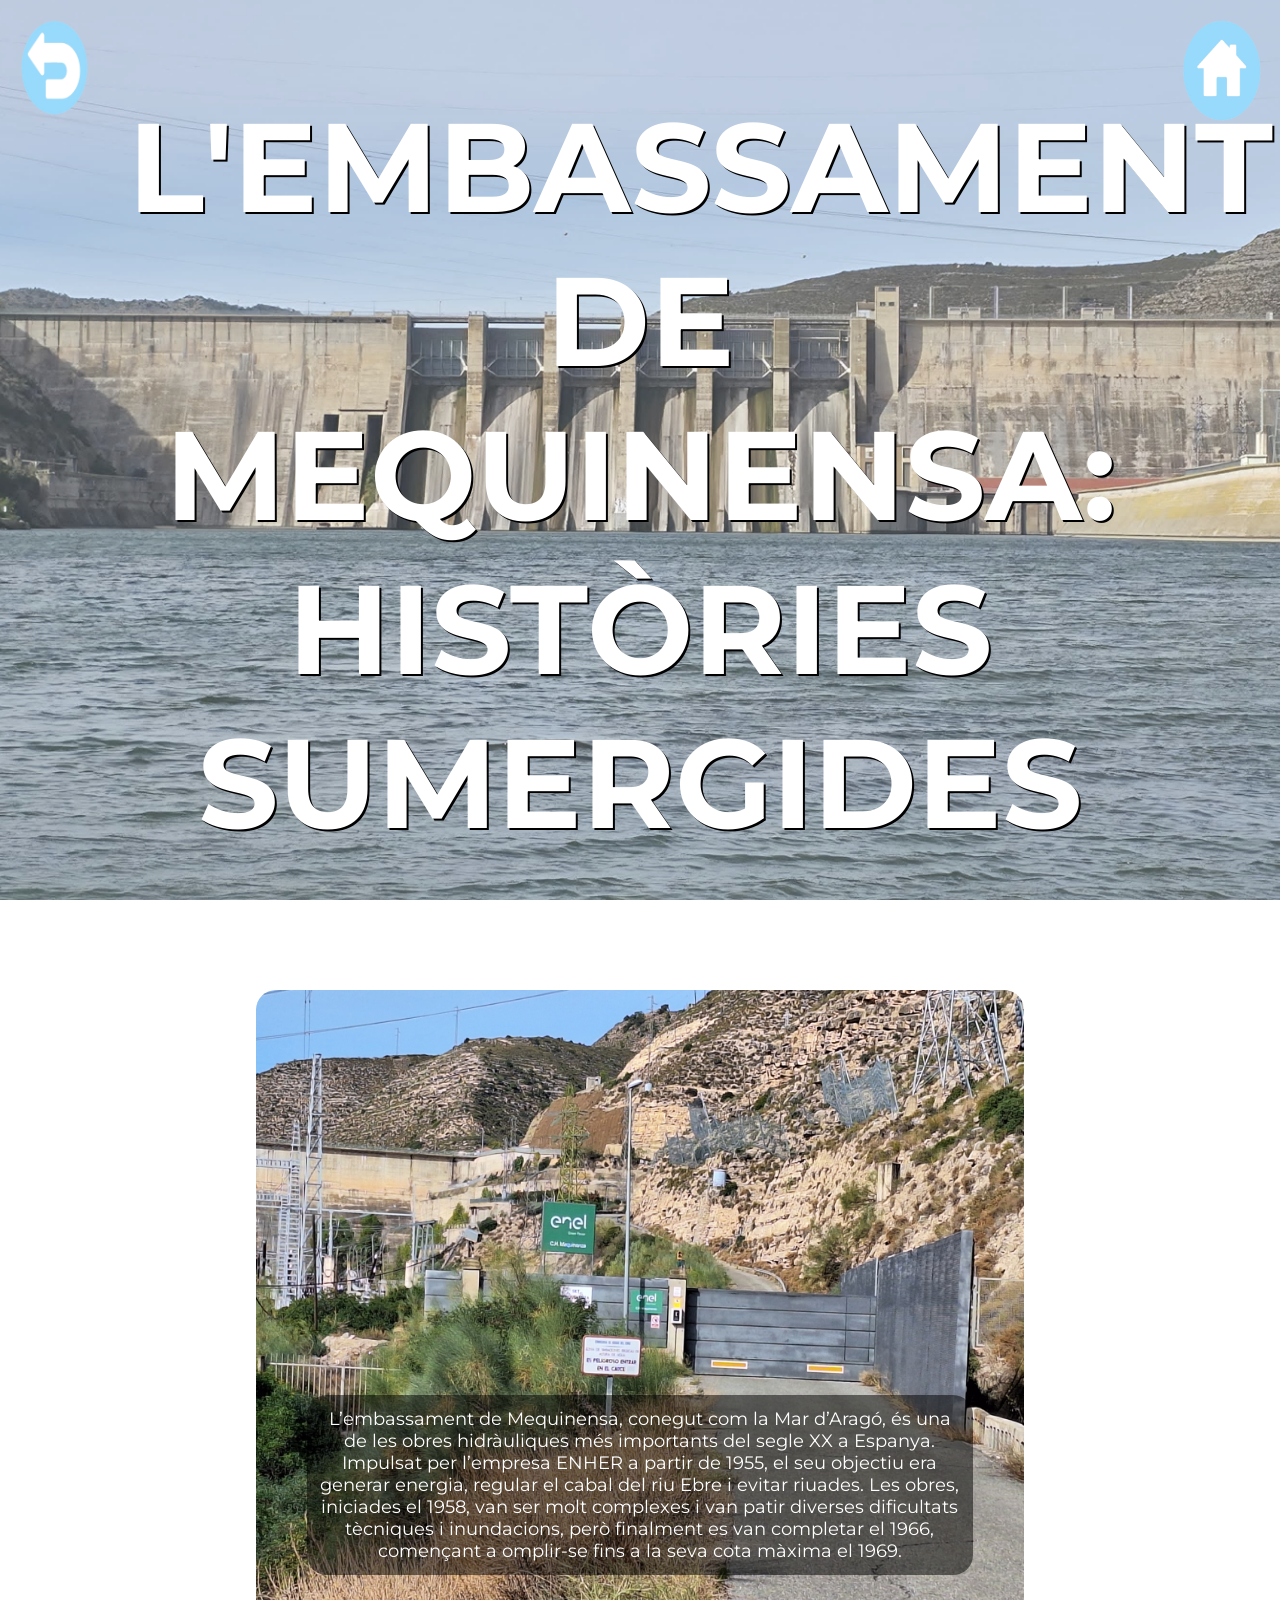
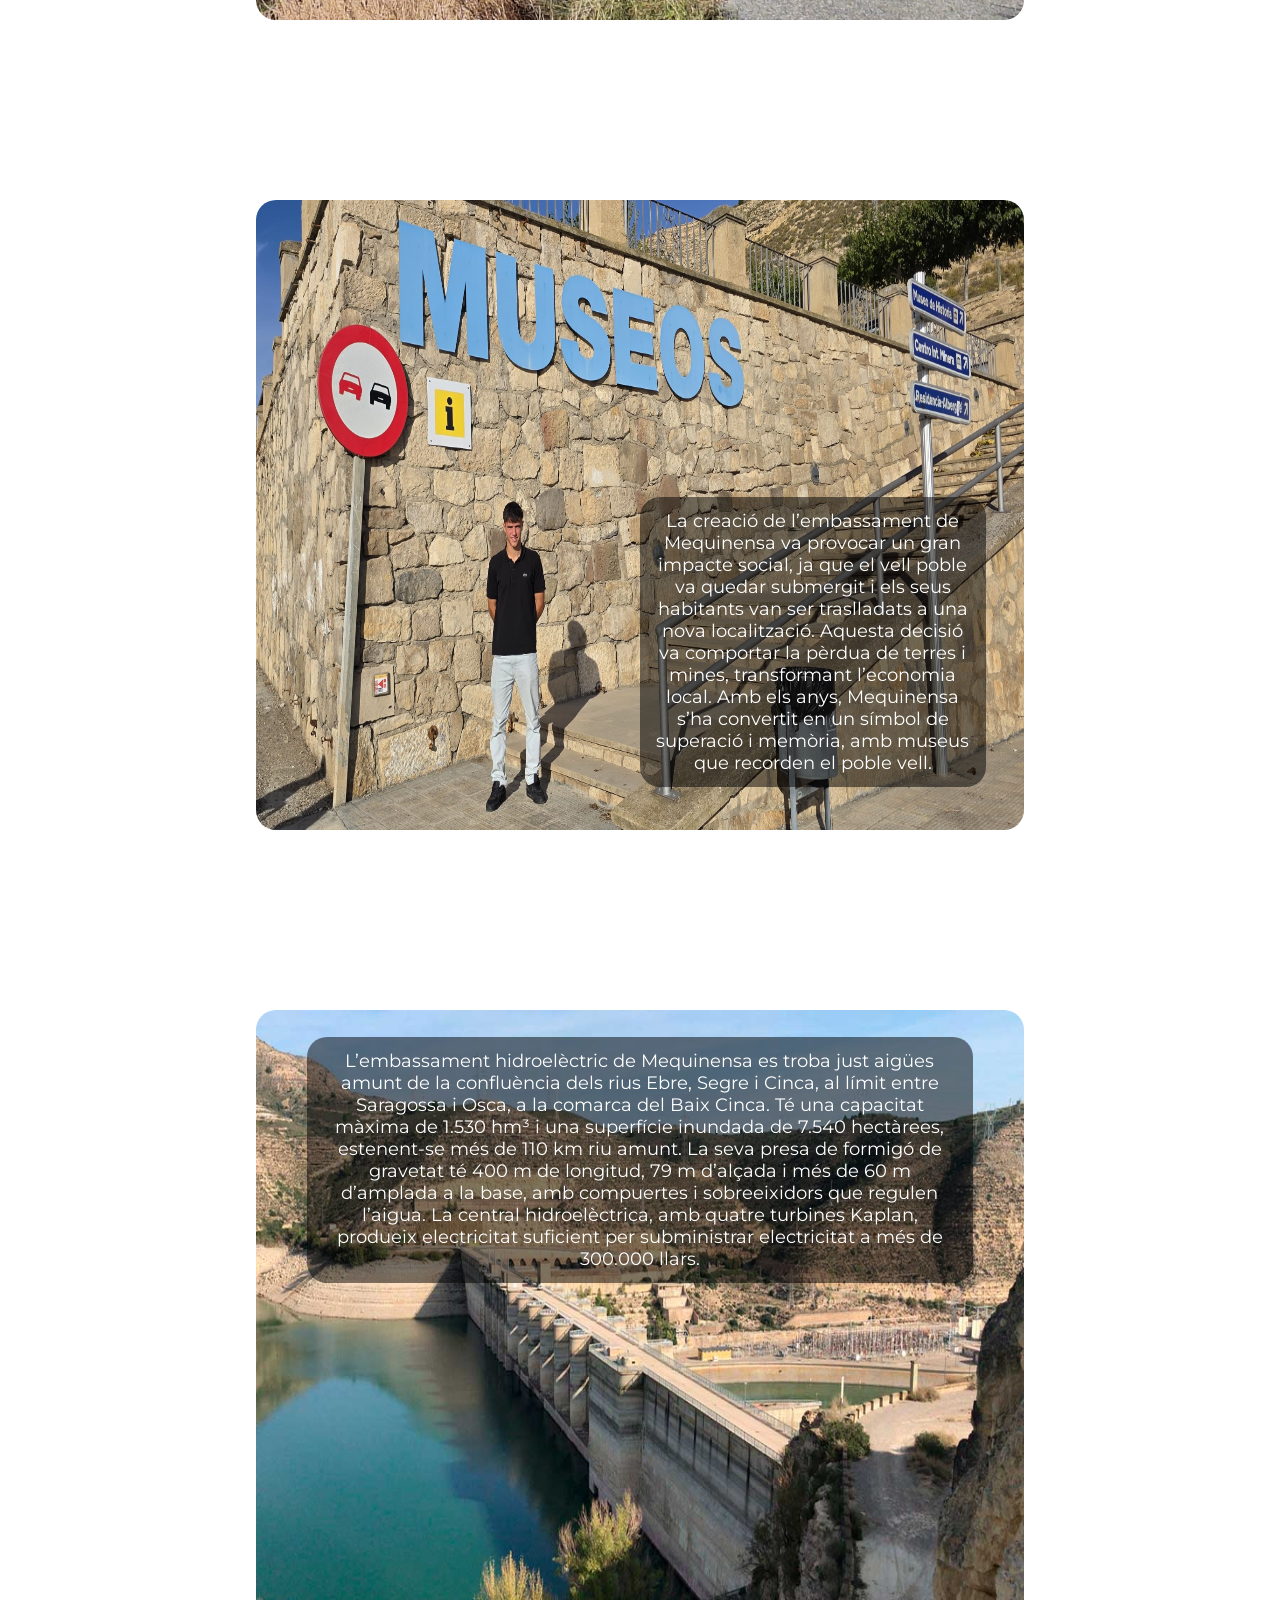
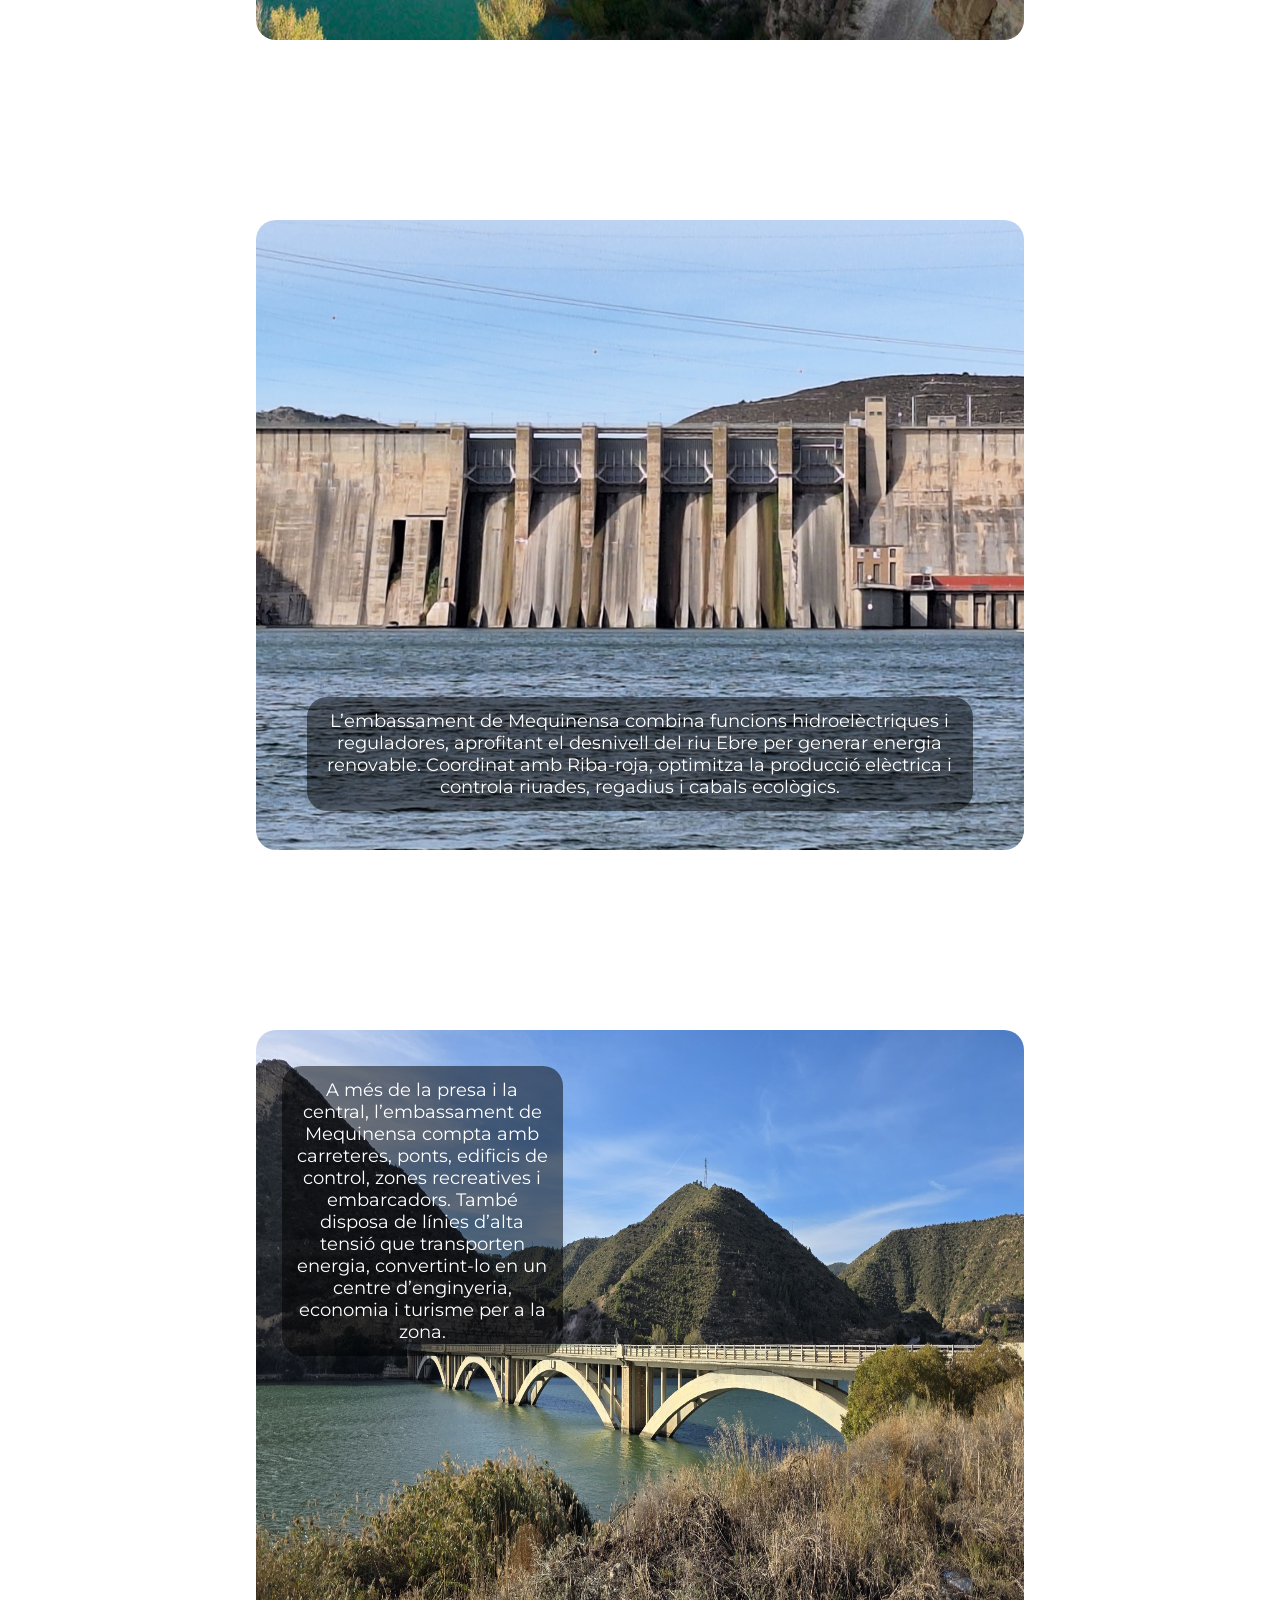
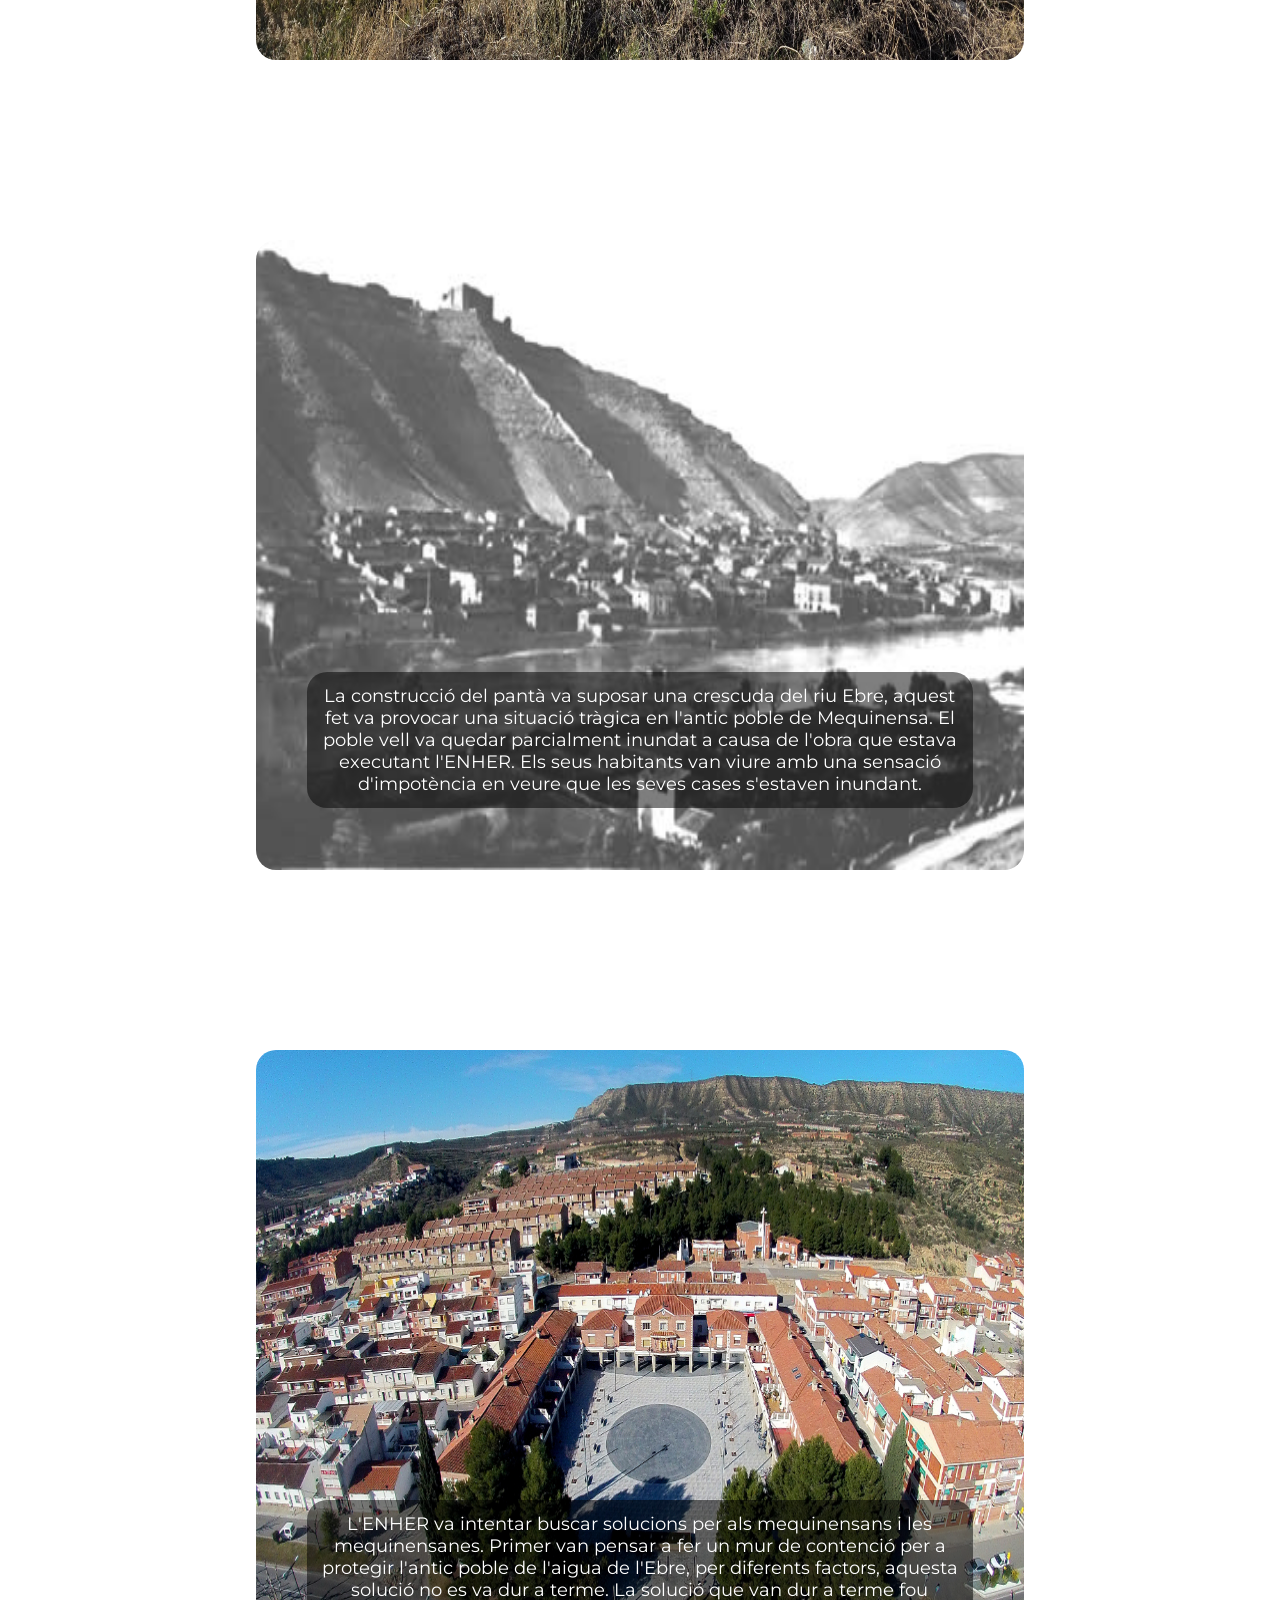
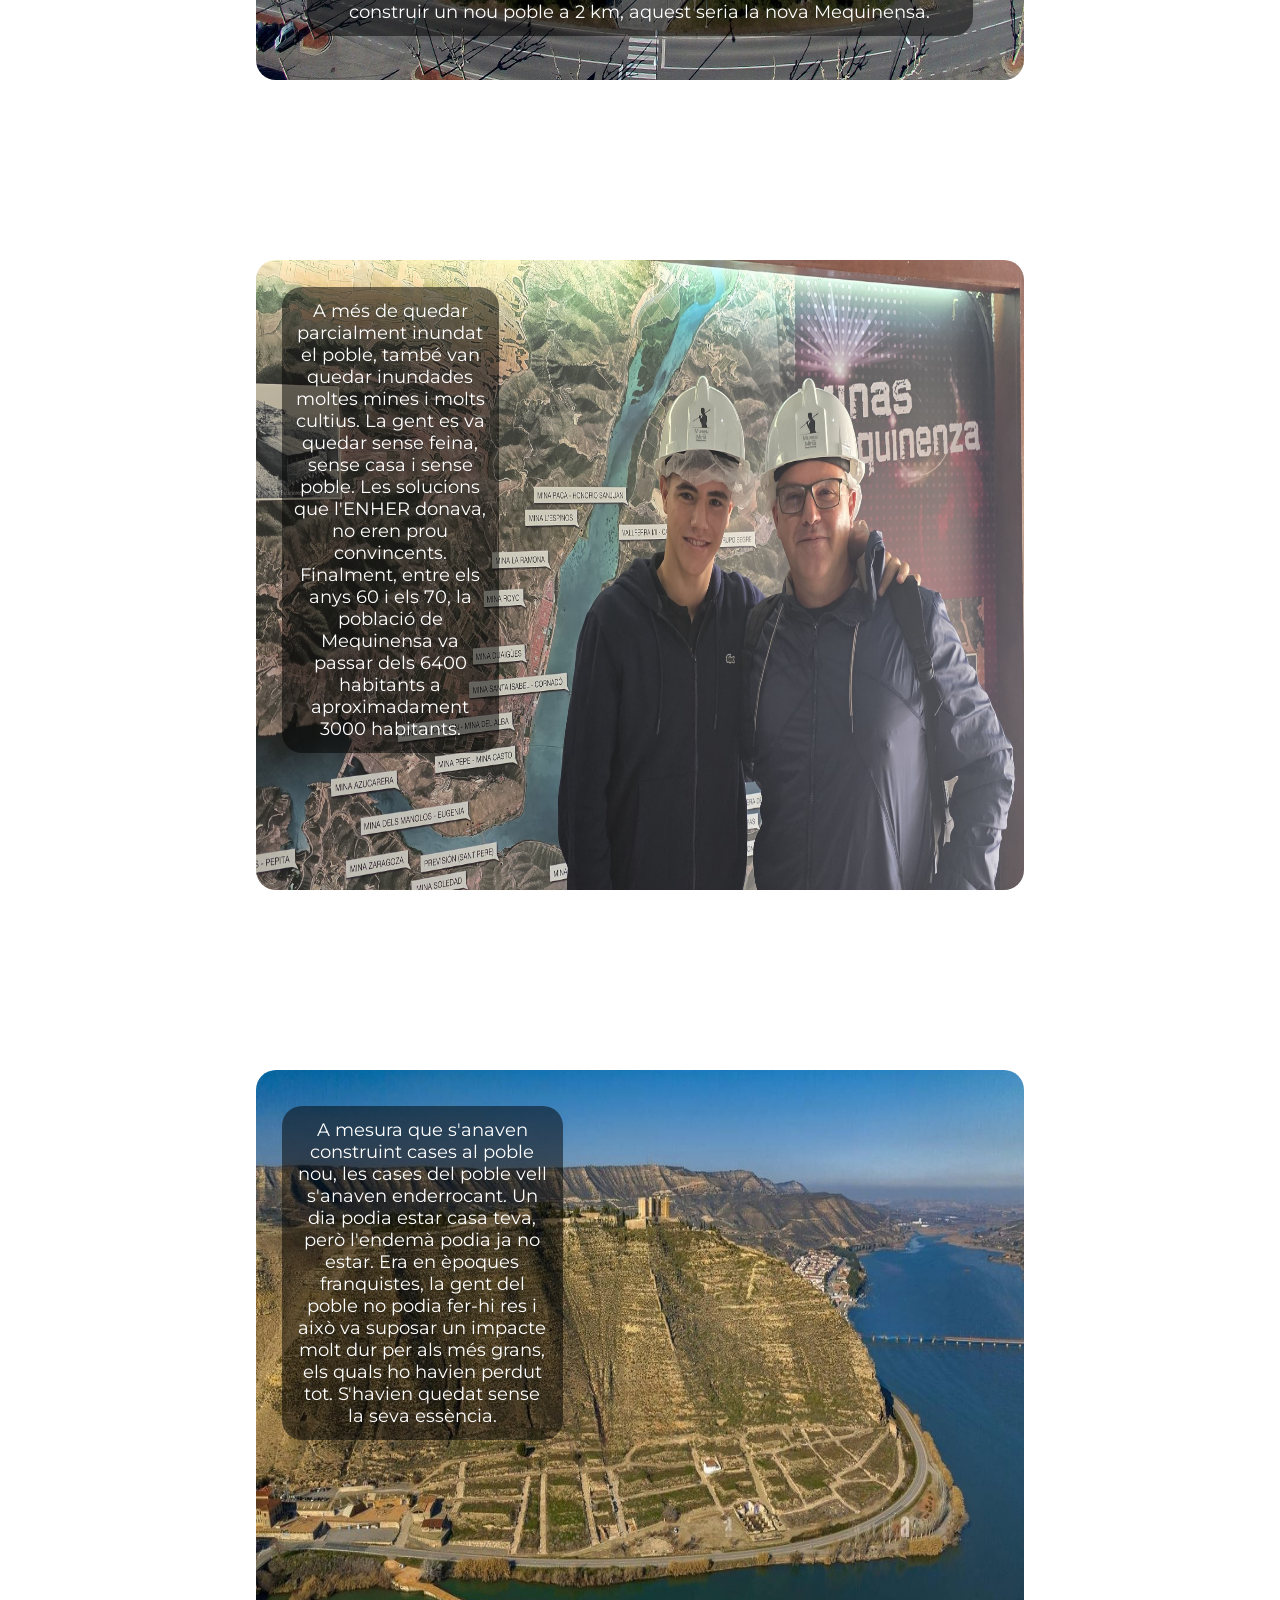
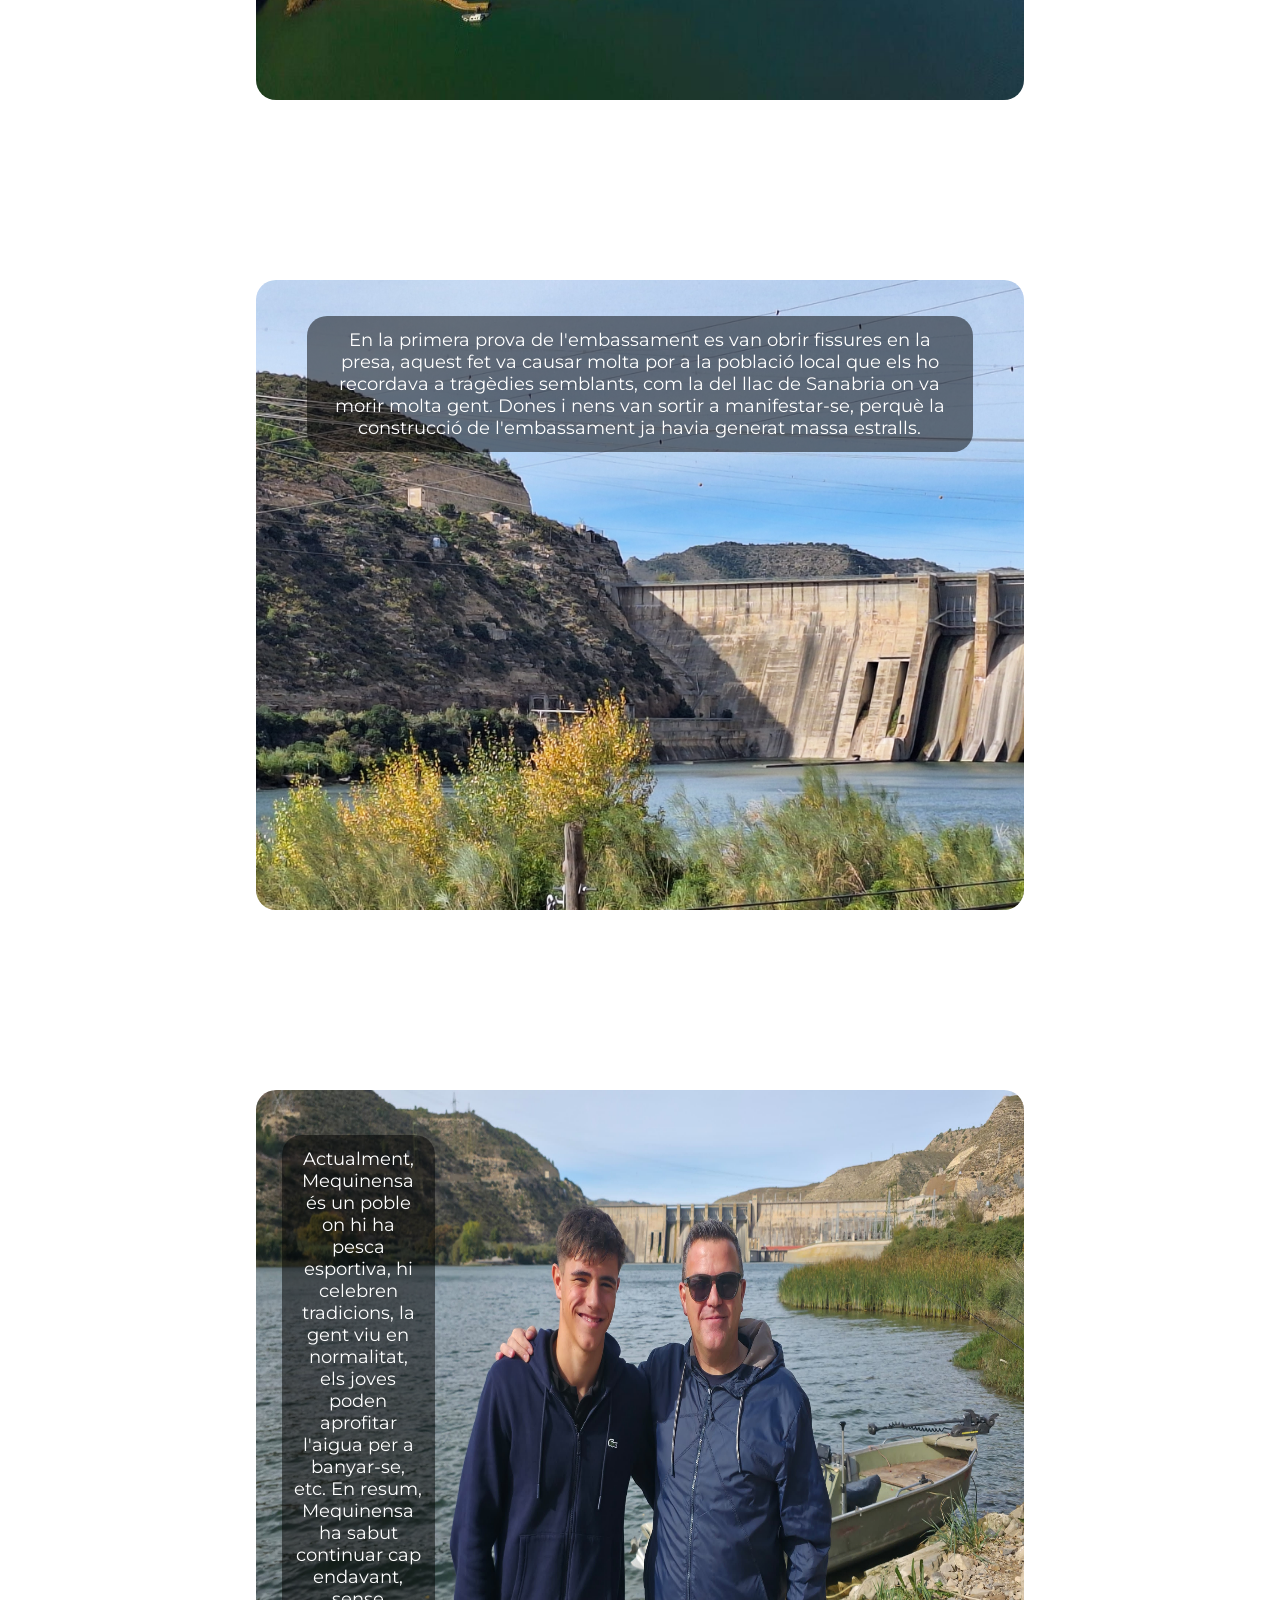
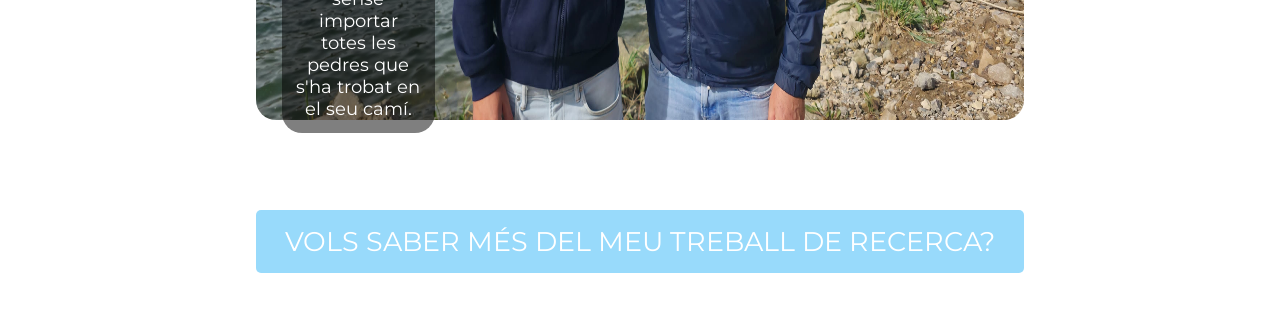
<file: 3_mequinensa.html>
<!DOCTYPE html>
<html lang="ca">
<head>
    <meta charset="UTF-8">
    <title>Mequinensa</title>
    <link rel="preconnect" href="https://fonts.googleapis.com">
    <link rel="preconnect" href="https://fonts.gstatic.com" crossorigin>
    <link href="https://fonts.googleapis.com/css2?family=Montserrat:ital,wght@0,100..900;1,100..900&display=swap" rel="stylesheet">
    <link href="style.css" rel="stylesheet" type="text/css"/>
</head>
<body>
    <div>
        <a href="./index.html"> <img id="casa" src="./BOTO_CASA.png" </a>
    </div>
    <div>
        <a href="./2_tria_pantans.html" class="solucio"> <img id="atras" src="./BOTO_FLETXA.png" </a>
    </div>
    <center>
    <img src="./1mequi.jpg" alt="Mequinensa" class="fondo_1mequi">
    <div id="_1mequi">
        <h1>L'embassament de Mequinensa: Històries sumergides</h1>
    </div>
    <img src="./2mequi.jpg" alt="Mequinensa" class="fondo_2mequi">
    </center>
    <section id="_2mequi">
        <p>L’embassament de Mequinensa, conegut com la Mar d’Aragó, és una de les obres hidràuliques més importants del segle XX a Espanya. Impulsat per l’empresa ENHER a partir de 1955, el seu objectiu era generar energia, regular el cabal del riu Ebre i evitar riuades. Les obres, iniciades el 1958, van ser molt complexes i van patir diverses dificultats tècniques i inundacions, però finalment es van completar el 1966, començant a omplir-se fins a la seva cota màxima el 1969.</p>
    </section>
    <img src="./3mequi.jpg" alt="Mequinensa" class="fondo_3mequi">
    <section id="_3mequi">
        <p>La creació de l’embassament de Mequinensa va provocar un gran impacte social, ja que el vell poble va quedar submergit i els seus habitants van ser traslladats a una nova localització. Aquesta decisió va comportar la pèrdua de terres i mines, transformant l’economia local. Amb els anys, Mequinensa s’ha convertit en un símbol de superació i memòria, amb museus que recorden el poble vell.</p>
    </section>
    <img src="./4mequi.jpg" alt="Mequinensa" class="fondo_4mequi">
    <section id="_4mequi">
        <p>L’embassament hidroelèctric de Mequinensa es troba just aigües amunt de la confluència dels rius Ebre, Segre i Cinca, al límit entre Saragossa i Osca, a la comarca del Baix Cinca. Té una capacitat màxima de 1.530 hm³ i una superfície inundada de 7.540 hectàrees, estenent-se més de 110 km riu amunt. La seva presa de formigó de gravetat té 400 m de longitud, 79 m d’alçada i més de 60 m d’amplada a la base, amb compuertes i sobreeixidors que regulen l’aigua. La central hidroelèctrica, amb quatre turbines Kaplan, produeix electricitat suficient per subministrar electricitat a més de 300.000 llars.</p>
    </section>
    <img src="./5mequi.jpg" alt="Mequinensa" class="fondo_5mequi">
    <section id="_5mequi">
        <p>L’embassament de Mequinensa combina funcions hidroelèctriques i reguladores, aprofitant el desnivell del riu Ebre per generar energia renovable. Coordinat amb Riba-roja, optimitza la producció elèctrica i controla riuades, regadius i cabals ecològics.</p>
    </section>
    <img src="./6mequi.jpg" alt="Mequinensa" class="fondo_6mequi">
    <section id="_6mequi">
        <p>A més de la presa i la central, l’embassament de Mequinensa compta amb carreteres, ponts, edificis de control, zones recreatives i embarcadors. També disposa de línies d’alta tensió que transporten energia, convertint-lo en un centre d’enginyeria, economia i turisme per a la zona.</p>
    </section>
    <img src="./7mequi.jpg" alt="Mequinensa" class="fondo_7mequi">
    <section id="_7mequi">
       <p>La construcció del pantà va suposar una crescuda del riu Ebre, aquest fet va provocar una situació tràgica en l'antic poble de Mequinensa. El poble vell va quedar parcialment inundat a causa de l'obra que estava executant l'ENHER. Els seus habitants van viure amb una sensació d'impotència en veure que les seves cases s'estaven inundant.</p> 
    </section>
    <img src="./8mequi.jpg" alt="Mequinensa" class="fondo_8mequi">
    <section id="_8mequi">
        <p>L'ENHER va intentar buscar solucions per als mequinensans i les mequinensanes. Primer van pensar a fer un mur de contenció per a protegir l'antic poble de l'aigua de l'Ebre, per diferents factors, aquesta solució no es va dur a terme. La solució que van dur a terme fou construir un nou poble a 2 km, aquest seria la nova Mequinensa.</p>
    </section>
    <img src="./9mequi.jpg" alt="Mequinensa" class="fondo_9mequi">
    <section id="_9mequi">
        <p>A més de quedar parcialment inundat el poble, també van quedar inundades moltes mines i molts cultius. La gent es va quedar sense feina, sense casa i sense poble. Les solucions que l'ENHER donava, no eren prou convincents. Finalment, entre els anys 60 i els 70, la població de Mequinensa va passar dels 6400 habitants a aproximadament 3000 habitants.</p>
    </section>
    <img src="./10mequi.jpeg" alt="Mequinensa" class="fondo_10mequi">
    <section id="_10mequi">
        <p>A mesura que s'anaven construint cases al poble nou, les cases del poble vell s'anaven enderrocant. Un dia podia estar casa teva, però l'endemà podia ja no estar. Era en èpoques franquistes, la gent del poble no podia fer-hi res i això va suposar un impacte molt dur per als més grans, els quals ho havien perdut tot. S'havien quedat sense la seva essència.</p>
    </section>
    <img src="./11mequi.jpg" alt="Mequinensa" class="fondo_11mequi">
    <section id="_11mequi">
        <p>En la primera prova de l'embassament es van obrir fissures en la presa, aquest fet va causar molta por a la població local que els ho recordava a tragèdies semblants, com la del llac de Sanabria on va morir molta gent. Dones i nens van sortir a manifestar-se, perquè la construcció de l'embassament ja havia generat massa estralls.</p>
    </section>
    <img src="./12mequi.jpg" alt="Mequinensa" class="fondo_12mequi">
    <section id="_12mequi">
        <p>Actualment, Mequinensa és un poble on hi ha pesca esportiva, hi celebren tradicions, la gent viu en normalitat, els joves poden aprofitar l'aigua per a banyar-se, etc. En resum, Mequinensa ha sabut continuar cap endavant, sense importar totes les pedres que s'ha trobat en el seu camí.</p>
    </section>
    <a href="./4_explTDR.html"> 
        <input type="button" value="VOLS SABER MÉS DEL MEU TREBALL DE RECERCA?" class="mequinensaa">
    </a>
    <span class="meqinensa">hola</span>
</body>
</html>
</file>
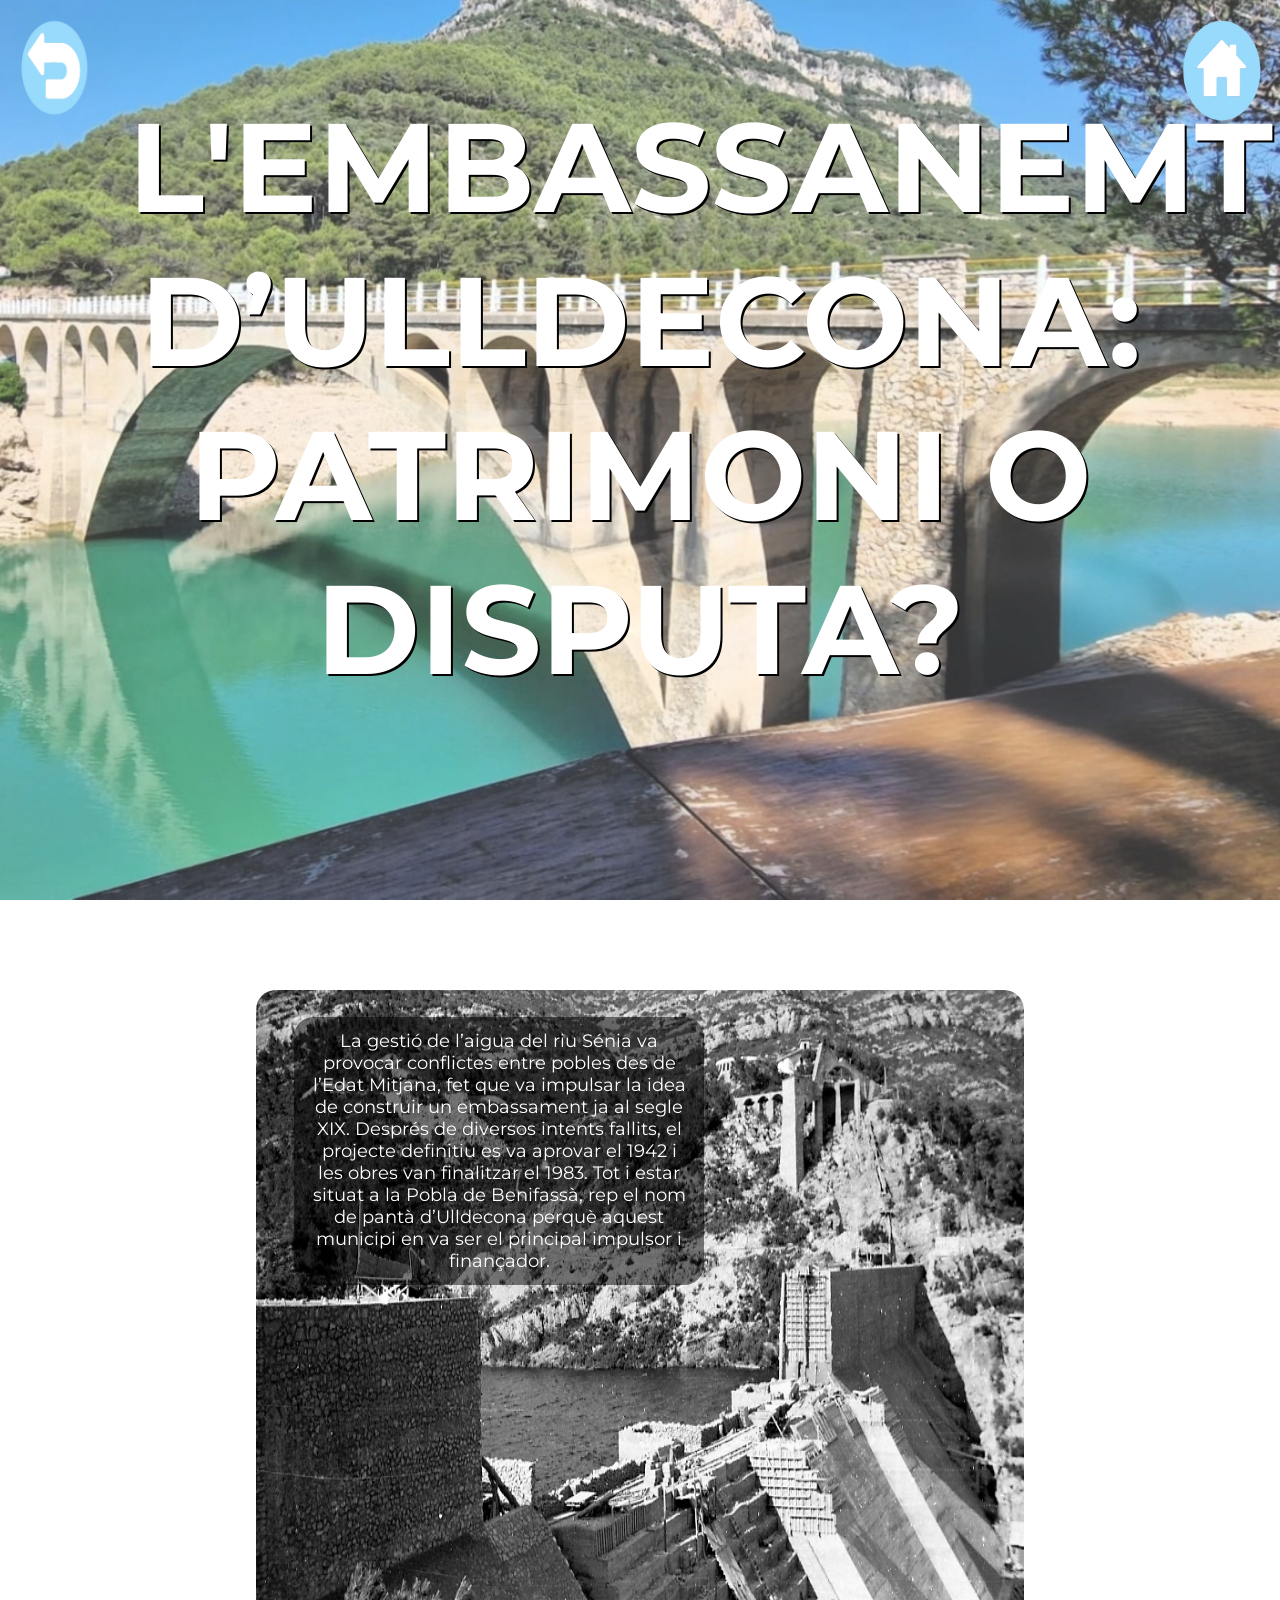
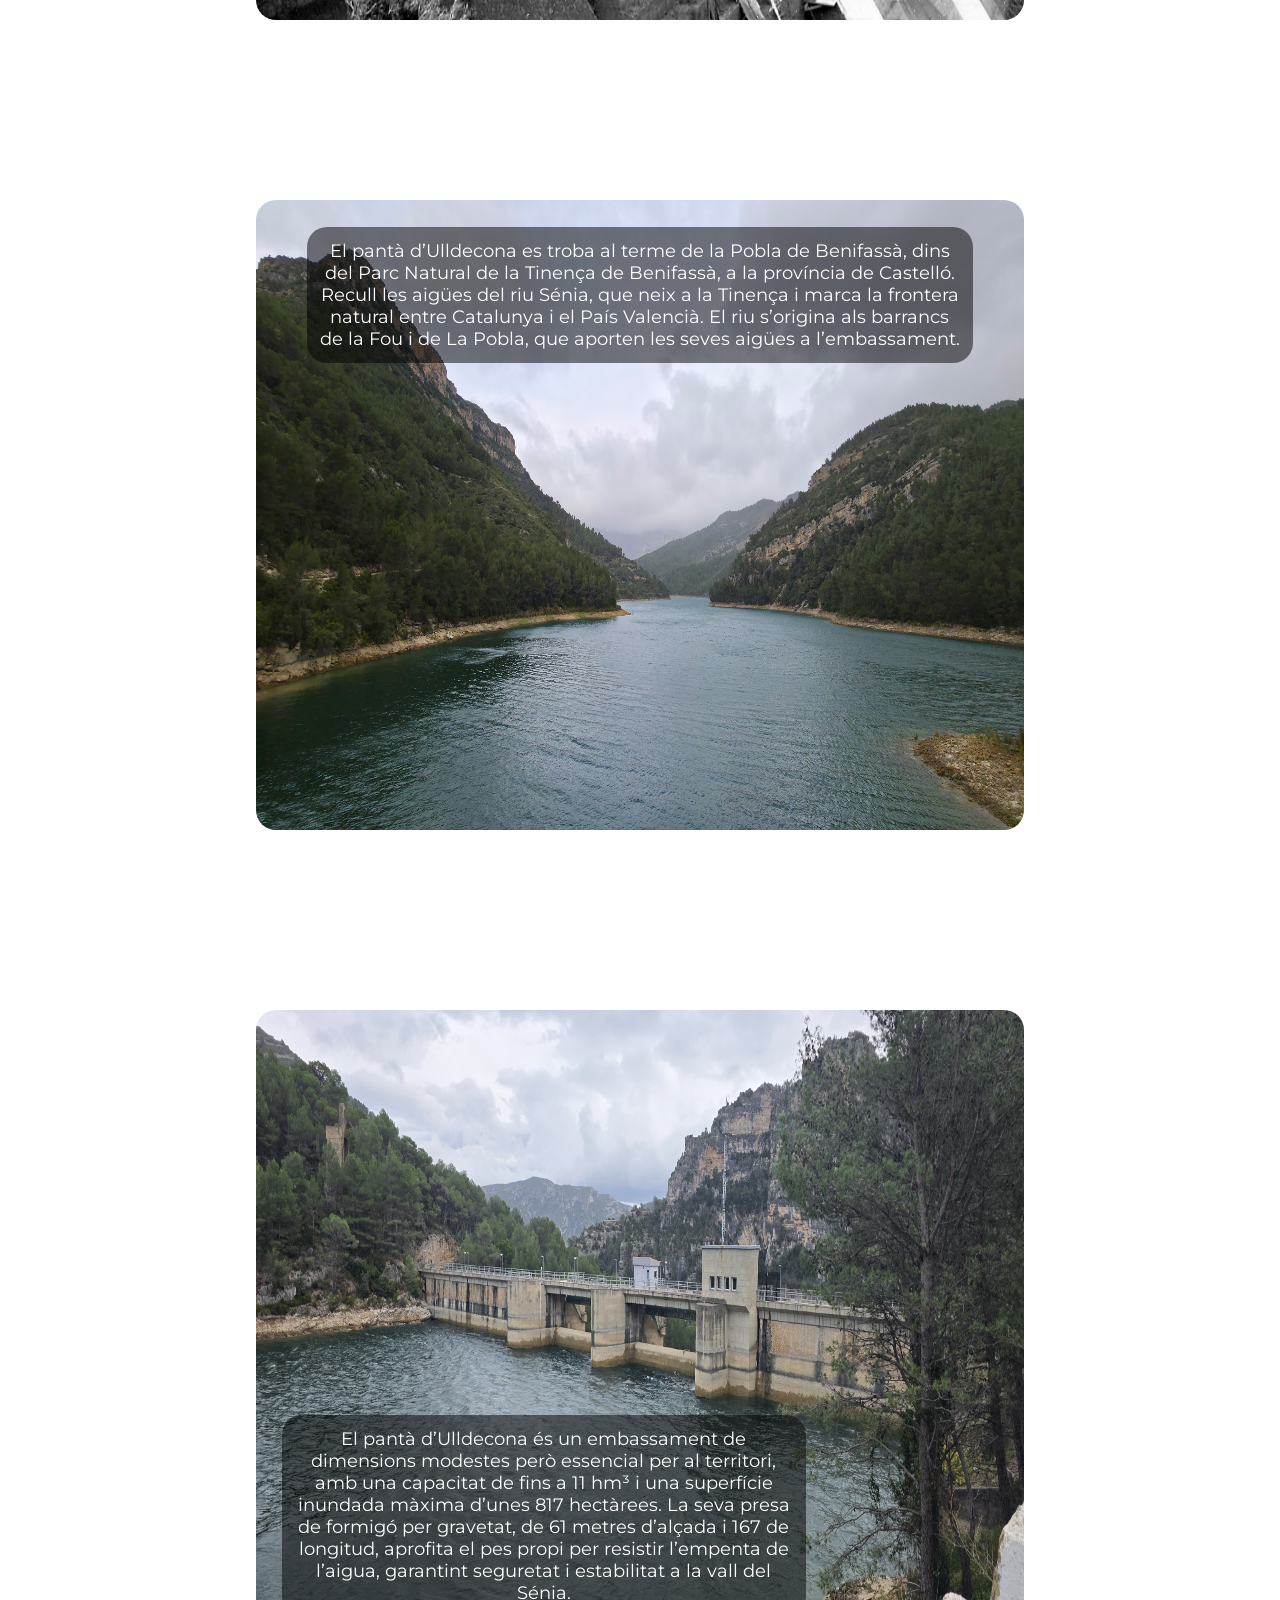
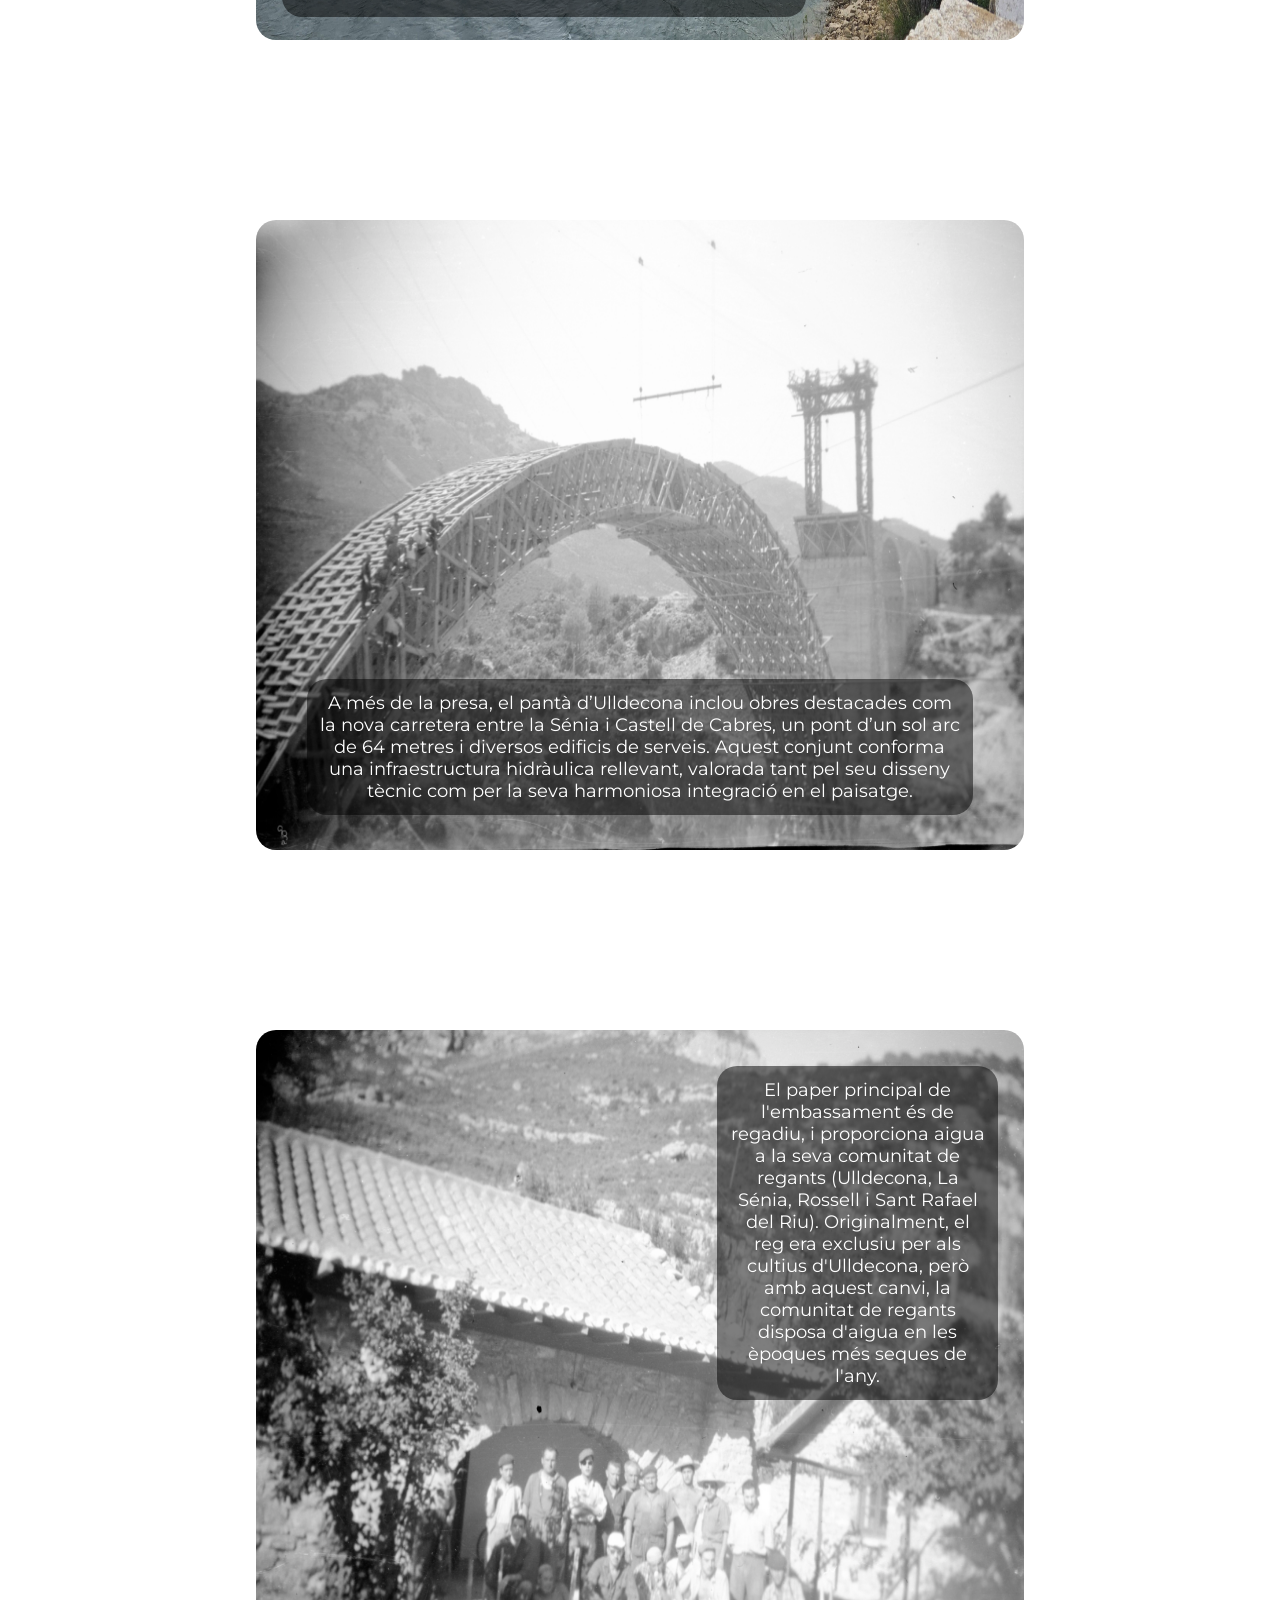
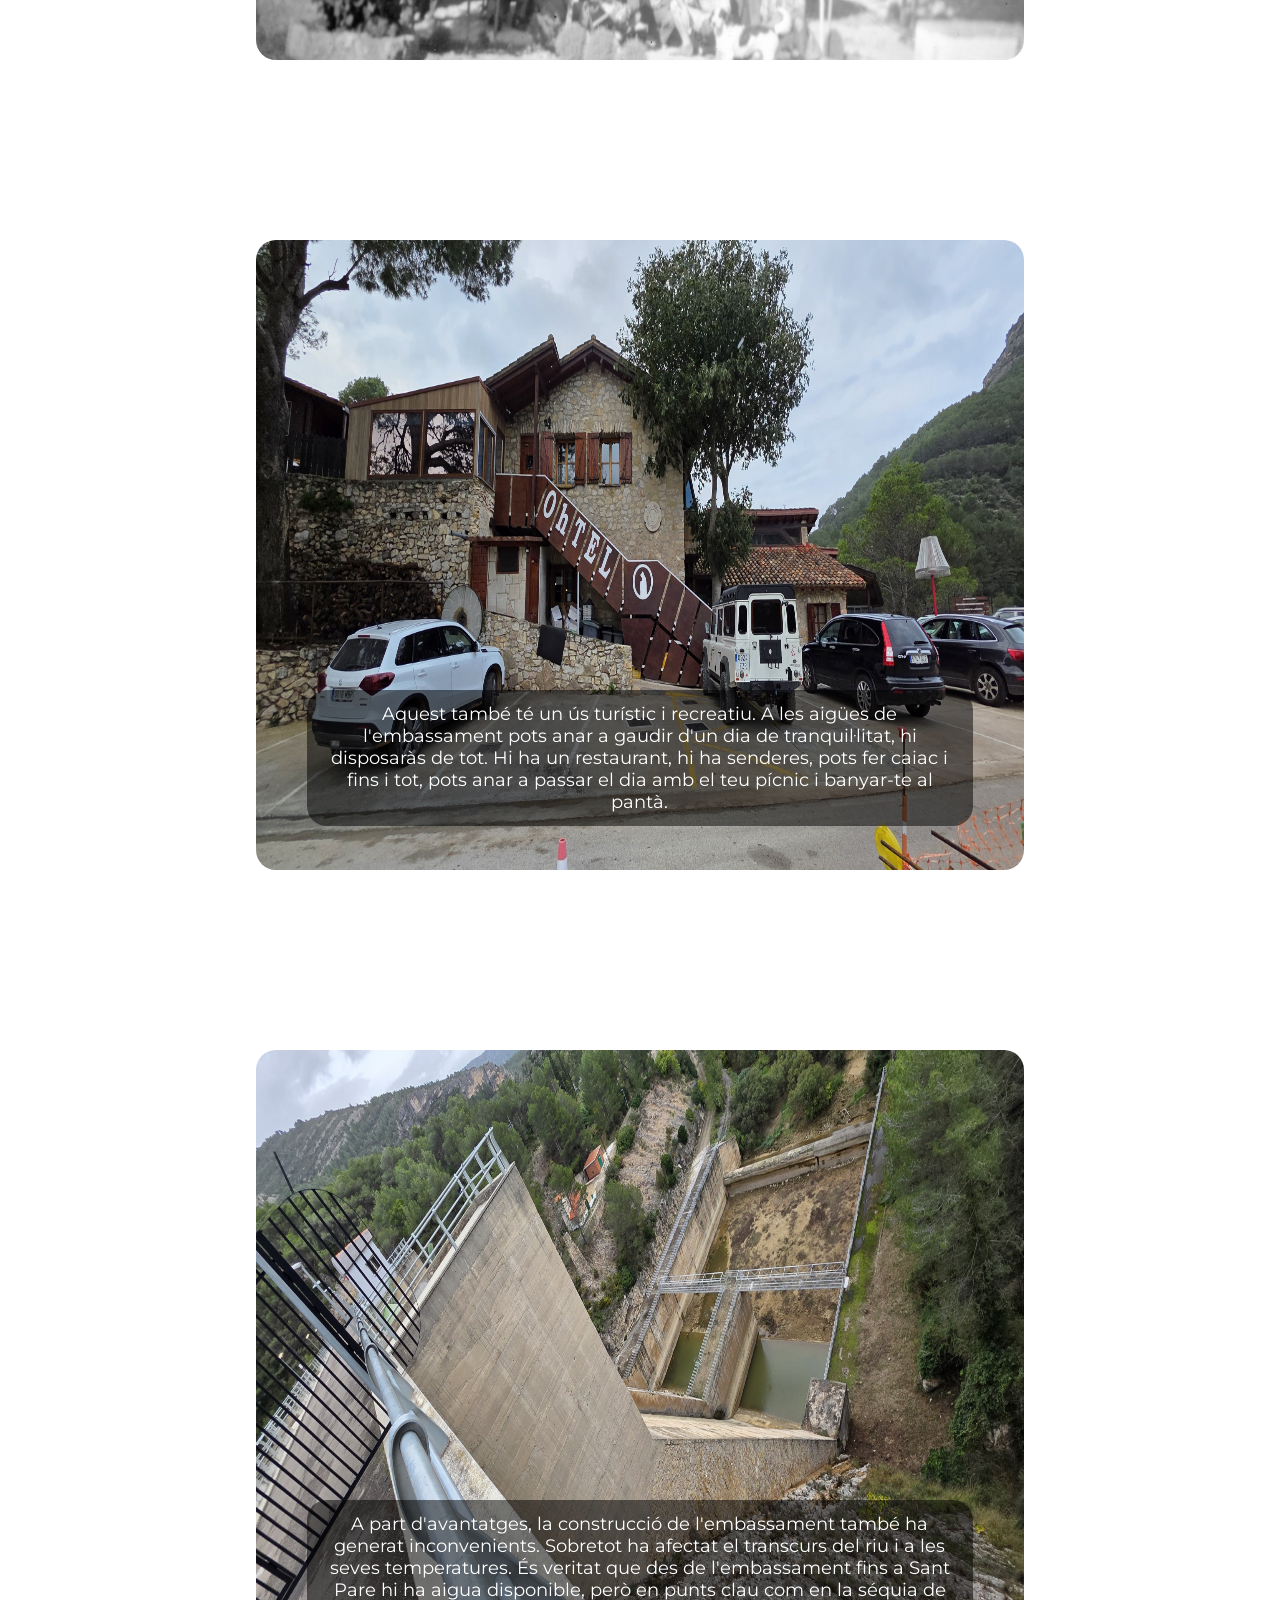
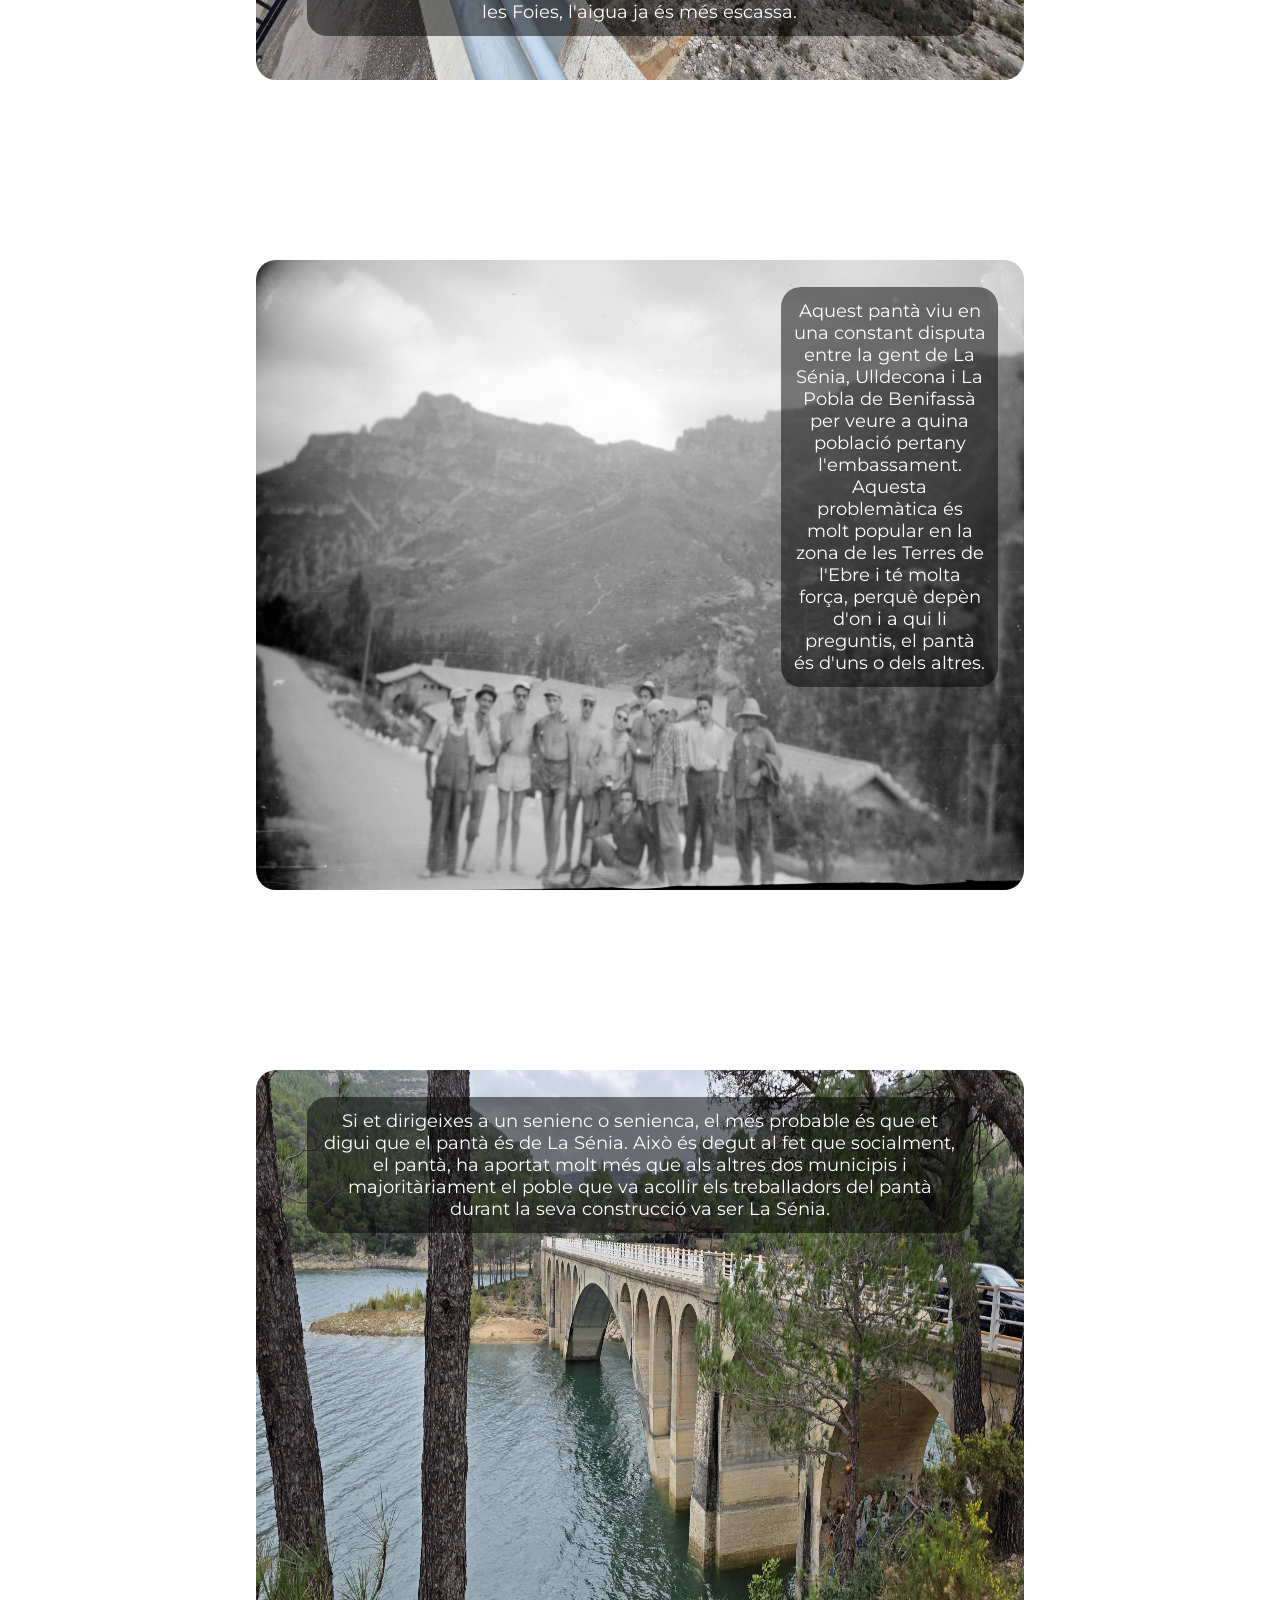
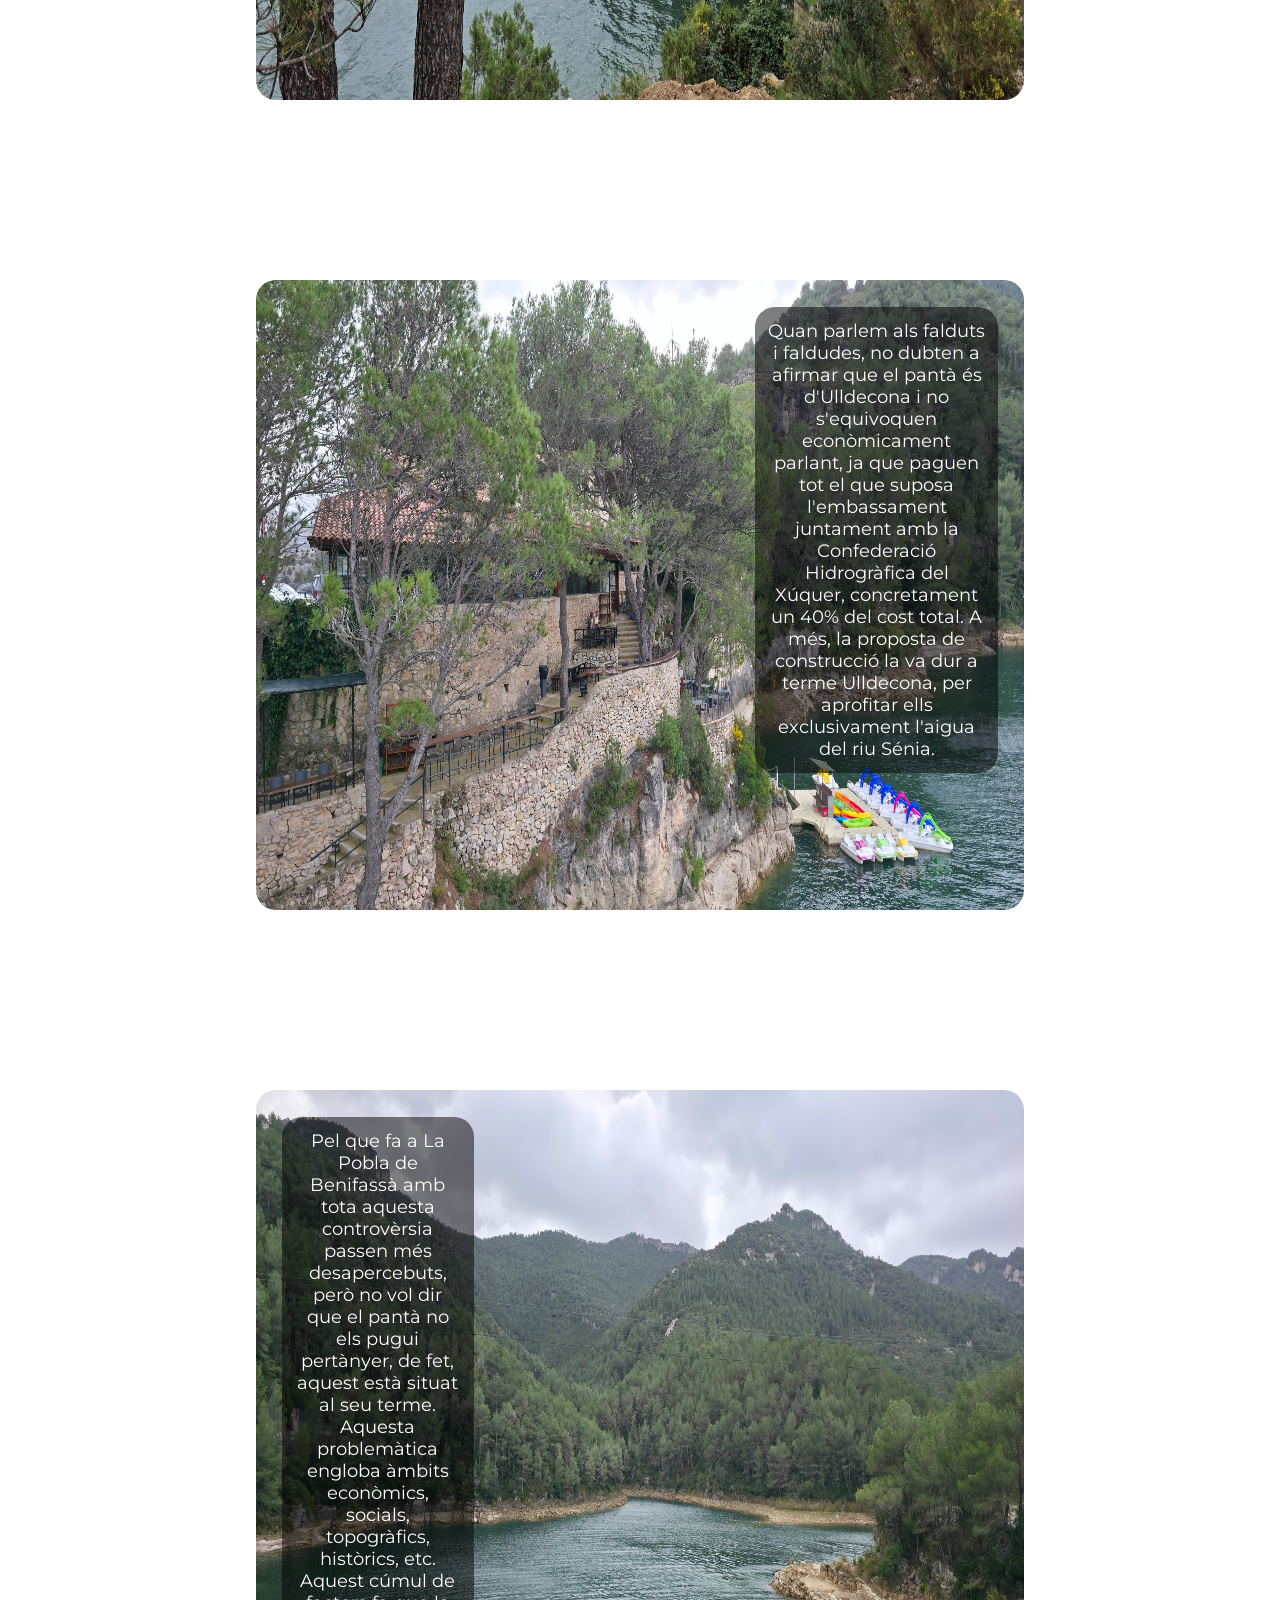
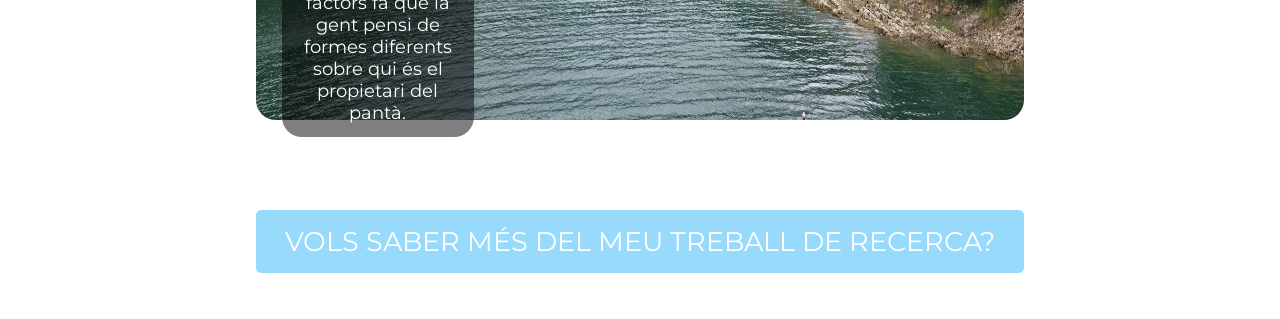
<file: 3_ulldecona.html>
<!DOCTYPE html>
<html lang="ca">
<head>
    <meta charset="UTF-8">
    <title>Ulldecona</title>
    <link rel="preconnect" href="https://fonts.googleapis.com">
    <link rel="preconnect" href="https://fonts.gstatic.com" crossorigin>
    <link href="https://fonts.googleapis.com/css2?family=Montserrat:ital,wght@0,100..900;1,100..900&display=swap" rel="stylesheet">
    <link href="style.css" rel="stylesheet" type="text/css"/>
</head>
<body>
    <div>
    <a href="./index.html"> <img id="casa" src="./BOTO_CASA.png" </a>
    </div>
    <div>
        <a href="./2_tria_pantans.html" class="solucio"> <img id="atras" src="./BOTO_FLETXA.png" </a>
    </div>
    <center>
    <img src="./1ullde.jpg" alt="Ulldecona" class="fondo_1ullde">
    <div id="_1ullde">
        <h1>L'embassanemt d’Ulldecona: patrimoni o disputa?</h1>
    </div>
    <img src="./2ullde.jpg" alt="Ulldecona" class="fondo_2ullde">
    </center>
    <section id="_2ullde">
        <p>La gestió de l’aigua del riu Sénia va provocar conflictes entre pobles des de l’Edat Mitjana, fet que va impulsar la idea de construir un embassament ja al segle XIX. Després de diversos intents fallits, el projecte definitiu es va aprovar el 1942 i les obres van finalitzar el 1983. Tot i estar situat a la Pobla de Benifassà, rep el nom de pantà d’Ulldecona perquè aquest municipi en va ser el principal impulsor i finançador.</p>
    </section>
    <img src="./3ullde.jpg" alt="Ulldecona" class="fondo_3ullde">
    <section id="_3ullde">
        <p>El pantà d’Ulldecona es troba al terme de la Pobla de Benifassà, dins del Parc Natural de la Tinença de Benifassà, a la província de Castelló. Recull les aigües del riu Sénia, que neix a la Tinença i marca la frontera natural entre Catalunya i el País Valencià. El riu s’origina als barrancs de la Fou i de La Pobla, que aporten les seves aigües a l’embassament.</p>
    </section>
    <img src="./4ullde.jpg" alt="Ulldecona" class="fondo_4ullde">
    <section id="_4ullde">
        <p>El pantà d’Ulldecona és un embassament de dimensions modestes però essencial per al territori, amb una capacitat de fins a 11 hm³ i una superfície inundada màxima d’unes 817 hectàrees. La seva presa de formigó per gravetat, de 61 metres d’alçada i 167 de longitud, aprofita el pes propi per resistir l’empenta de l’aigua, garantint seguretat i estabilitat a la vall del Sénia.</p>
    </section>
    <img src="./5ullde.jpg" alt="Ulldecona" class="fondo_5ullde">
    <section id="_5ullde">
        <p>A més de la presa, el pantà d’Ulldecona inclou obres destacades com la nova carretera entre la Sénia i Castell de Cabres, un pont d’un sol arc de 64 metres i diversos edificis de serveis. Aquest conjunt conforma una infraestructura hidràulica rellevant, valorada tant pel seu disseny tècnic com per la seva harmoniosa integració en el paisatge.</p>
    </section>
    <img src="./6ullde.jpg" alt="Ulldecona" class="fondo_6ullde">
    <section id="_6ullde">
        <p>El paper principal de l'embassament és de regadiu, i proporciona aigua a la seva comunitat de regants (Ulldecona, La Sénia, Rossell i Sant Rafael del Riu). Originalment, el reg era exclusiu per als cultius d'Ulldecona, però amb aquest canvi, la comunitat de regants disposa d'aigua en les èpoques més seques de l'any.</p>
    </section>
    <img src="./7ullde.jpg" alt="Ulldecona" class="fondo_7ullde">
    <section id="_7ullde">
       <p>Aquest també té un ús turístic i recreatiu. A les aigües de l'embassament pots anar a gaudir d'un dia de tranquil·litat, hi disposaràs de tot. Hi ha un restaurant, hi ha senderes, pots fer caiac i fins i tot, pots anar a passar el dia amb el teu pícnic i banyar-te al pantà.</p> 
    </section>
    <img src="./8ullde.jpg" alt="Ulldecona" class="fondo_8ullde">
    <section id="_8ullde">
        <p>A part d'avantatges, la construcció de l'embassament també ha generat inconvenients. Sobretot ha afectat el transcurs del riu i a les seves temperatures. És veritat que des de l'embassament fins a Sant Pare hi ha aigua disponible, però en punts clau com en la séquia de les Foies, l'aigua ja és més escassa.</p>
    </section>
    <img src="./9ullde.jpg" alt="Ulldecona" class="fondo_9ullde">
    <section id="_9ullde"">
        <p>Aquest pantà viu en una constant disputa entre la gent de La Sénia, Ulldecona i La Pobla de Benifassà per veure a quina població pertany l'embassament. Aquesta problemàtica és molt popular en la zona de les Terres de l'Ebre i té molta força, perquè depèn d'on i a qui li preguntis, el pantà és d'uns o dels altres.</p>
    </section>
    <img src="./10ullde.jpg" alt="Ulldecona" class="fondo_10ullde">
    <section id="_10ullde">
        <p>Si et dirigeixes a un senienc o senienca, el més probable és que et digui que el pantà és de La Sénia. Això és degut al fet que socialment, el pantà, ha aportat molt més que als altres dos municipis i majoritàriament el poble que va acollir els treballadors del pantà durant la seva construcció va ser La Sénia.</p>
    </section>
    <img src="./11ullde.jpg" alt="Ulldecona" class="fondo_11ullde">
    <section id="_11ullde">
        <p>Quan parlem als falduts i faldudes, no dubten a afirmar que el pantà és d'Ulldecona i no s'equivoquen econòmicament parlant, ja que paguen tot el que suposa l'embassament juntament amb la Confederació Hidrogràfica del Xúquer, concretament un 40% del cost total. A més, la proposta de construcció la va dur a terme Ulldecona, per aprofitar ells exclusivament l'aigua del riu Sénia.</p>
    </section>
    <img src="./12ullde.jpg" alt="Ulldecona" class="fondo_12ullde">
    <section id="_12ullde">
        <p>Pel que fa a La Pobla de Benifassà amb tota aquesta controvèrsia passen més desapercebuts, però no vol dir que el pantà no els pugui pertànyer, de fet, aquest està situat al seu terme. Aquesta problemàtica engloba àmbits econòmics, socials, topogràfics, històrics, etc. Aquest cúmul de factors fa que la gent pensi de formes diferents sobre qui és el propietari del pantà.</p>
    </section>
    <a href="./4_explTDR.html"> 
        <input type="button" value="VOLS SABER MÉS DEL MEU TREBALL DE RECERCA?" class="ulldecona">
    </a>
    <span class="uldecona">hola</span>
</body>
</html>
</file>
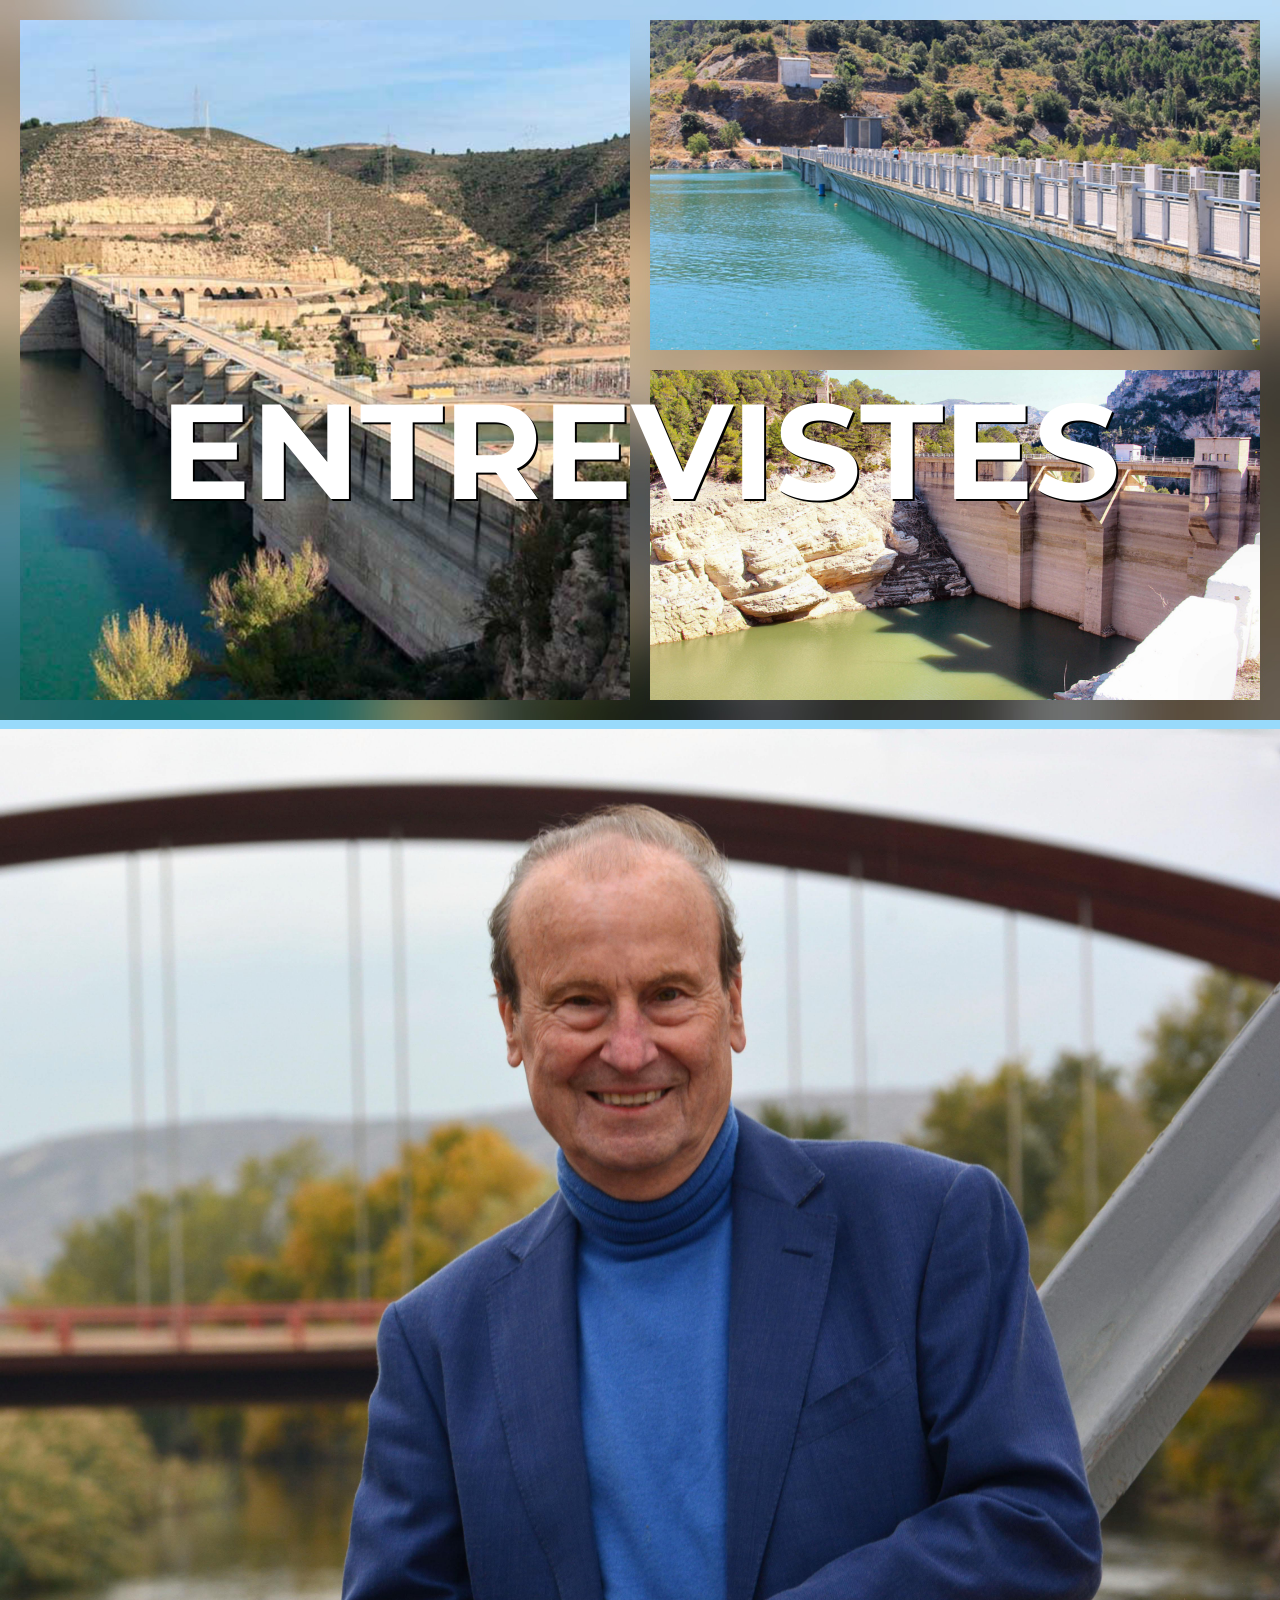
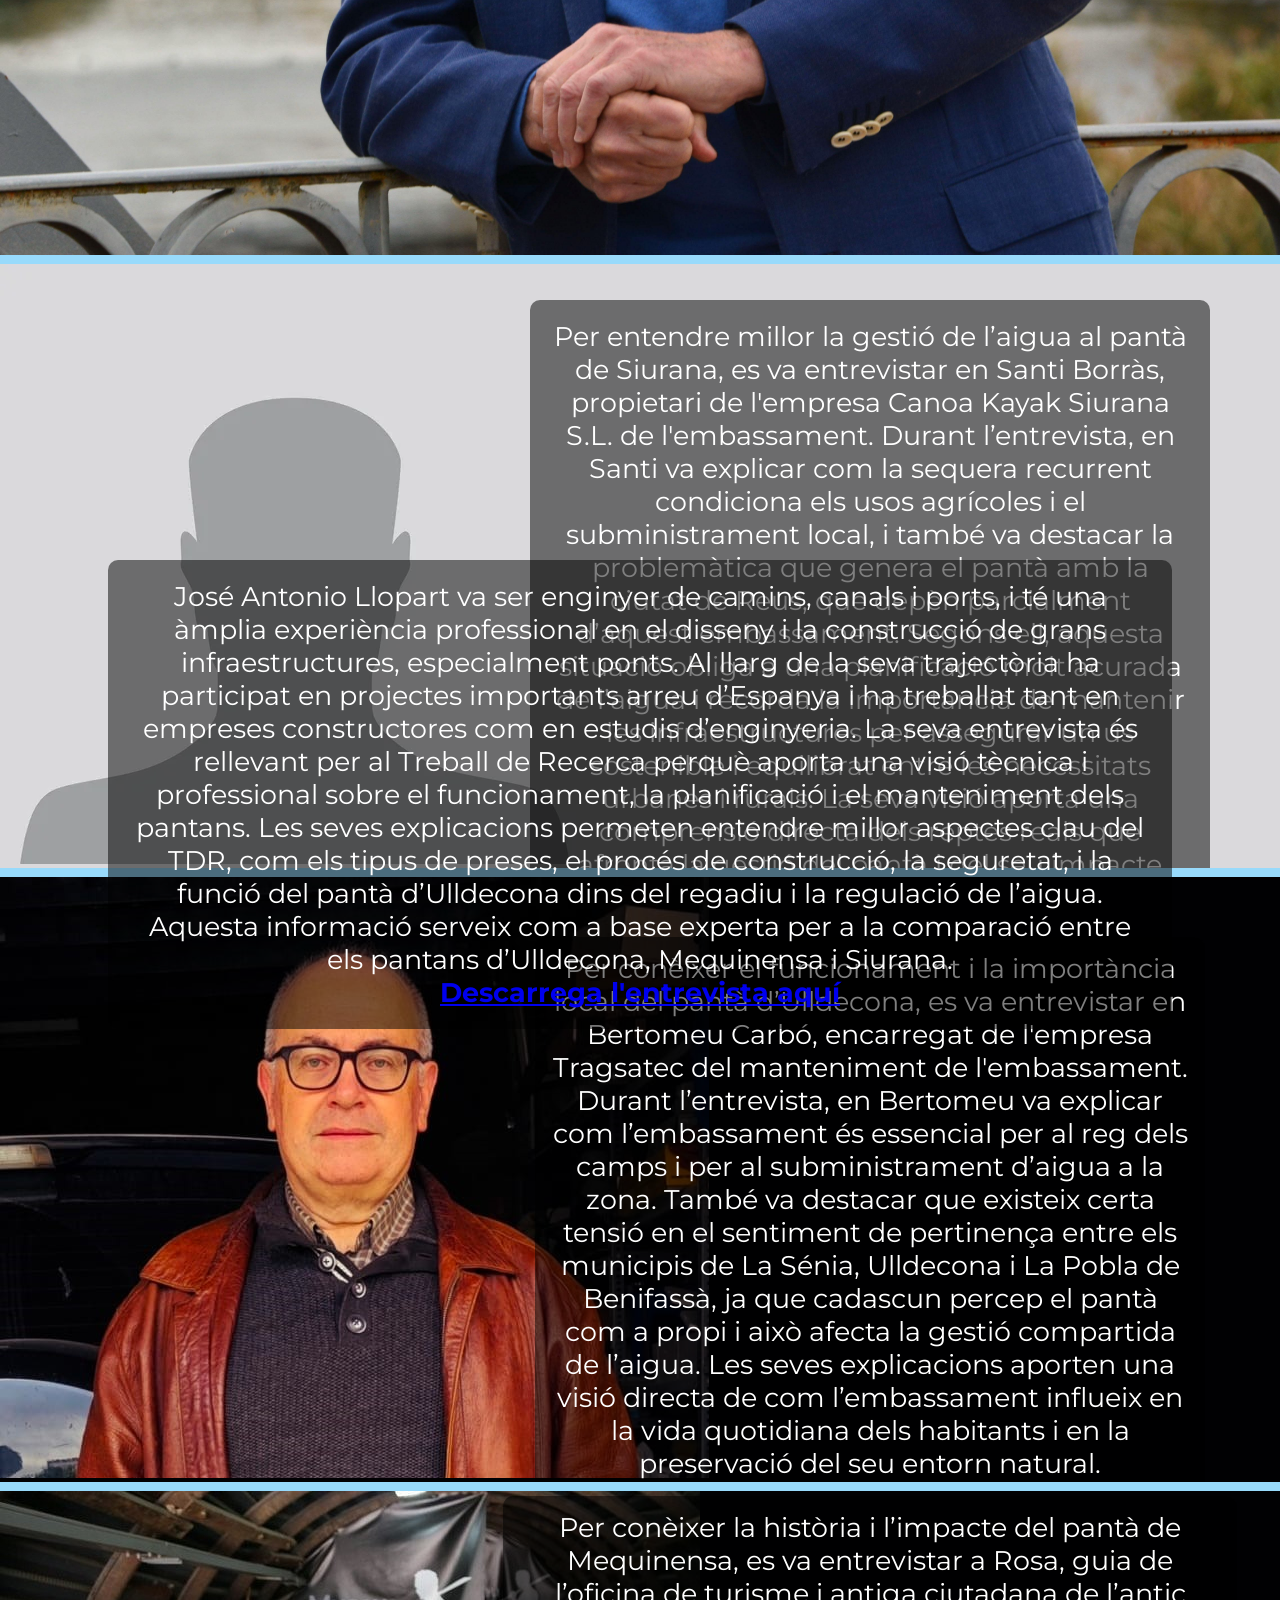
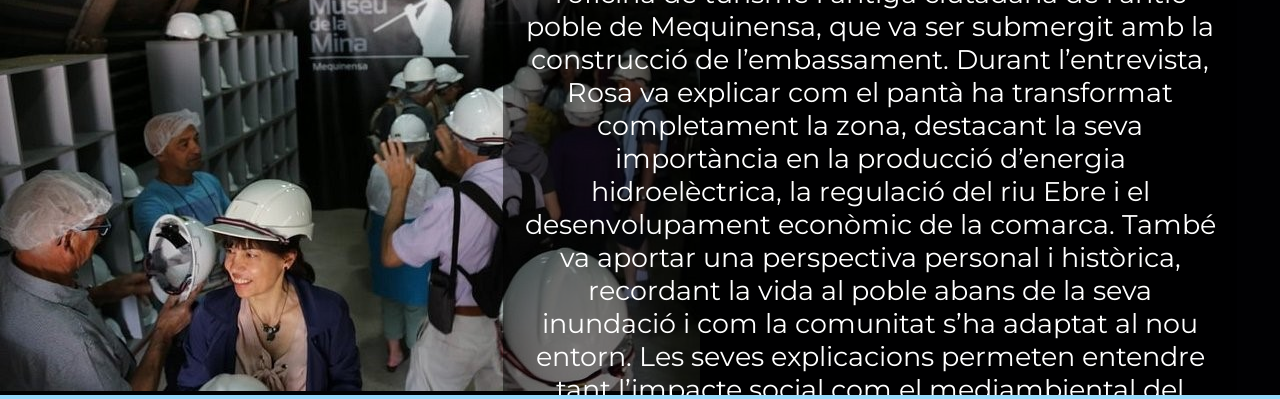
<file: 5_entrevistes.html>
<!DOCTYPE html>
<html lang="ca">
<head>
    <meta charset="UTF-8">
    <meta name="viewport" content="width=device-width, initial-scale=1.0">
    <title>Entrevistes</title>
    <link rel="preconnect" href="https://fonts.googleapis.com">
    <link rel="preconnect" href="https://fonts.gstatic.com" crossorigin>
    <link href="https://fonts.googleapis.com/css2?family=Montserrat:ital,wght@0,100..900;1,100..900&display=swap" rel="stylesheet">
    <link rel="stylesheet" href="style.css">
</head>
    <body class="color">
        <div>
            <img src="./0_port.jpg" id="port">
            <h1 class="atxt">entrevistes</h1>
        </div>
        <div>
            <img src="./0_J.A.Llompart.jpg" id="primer">
            <p class="btxt"> José Antonio Llopart va ser enginyer de camins, canals i ports, i té una àmplia experiència professional en el disseny i la construcció de grans infraestructures, especialment ponts. Al llarg de la seva trajectòria ha participat en projectes importants arreu d’Espanya i ha treballat tant en empreses constructores com en estudis d’enginyeria.
            La seva entrevista és rellevant per al Treball de Recerca perquè aporta una visió tècnica i professional sobre el funcionament, la planificació i el manteniment dels pantans. Les seves explicacions permeten entendre millor aspectes clau del TDR, com els tipus de preses, el procés de construcció, la seguretat, i la funció del pantà d’Ulldecona dins del regadiu i la regulació de l’aigua. Aquesta informació serveix com a base experta per a la comparació entre els pantans d’Ulldecona, Mequinensa i Siurana.
            <br>
                <a href="./Copia de ENTREVISTA JOSE ANTONIO.m4a" download class="dsg">Descarrega l'entrevista aquí</a>
        </p>
        </div>
        <div id="segon">
            <img src="./0_Santi.jpg">
            <p class="ctxt">Per entendre millor la gestió de l’aigua al pantà de Siurana, es va entrevistar en Santi Borràs, propietari de l'empresa Canoa Kayak Siurana S.L. de l'embassament. Durant l’entrevista, en Santi va explicar com la sequera recurrent condiciona els usos agrícoles i el subministrament local, i també va destacar la problemàtica que genera el pantà amb la ciutat de Reus, que depèn parcialment d’aquest embassament. Segons ell, aquesta situació obliga a una planificació molt acurada de l’aigua i recorda la importància de mantenir les infraestructures per assegurar un ús sostenible i equilibrat entre les necessitats urbanes i rurals. La seva visió aporta una comprensió directa dels reptes reals que afronta la gestió del pantà i del seu impacte sobre la població i el medi ambient.
                <br>
                <a href="./Copia de ENTREVISTA SANTI BORRAS.m4a" download class="dsg">Descarrega l'entrevista aquí</a>
            </p>
        </div>
        <div id="tercer">
            <img src="./0_carbo.jpg">
            <p class="dtxt">Per conèixer el funcionament i la importància local del pantà d’Ulldecona, es va entrevistar en Bertomeu Carbó, encarregat de l'empresa Tragsatec del manteniment de l'embassament. Durant l’entrevista, en Bertomeu va explicar com l’embassament és essencial per al reg dels camps i per al subministrament d’aigua a la zona. També va destacar que existeix certa tensió en el sentiment de pertinença entre els municipis de La Sénia, Ulldecona i La Pobla de Benifassà, ja que cadascun percep el pantà com a propi i això afecta la gestió compartida de l’aigua. Les seves explicacions aporten una visió directa de com l’embassament influeix en la vida quotidiana dels habitants i en la preservació del seu entorn natural.
            <br>
                <a href="./Copia de ENTREVISTA BERTOMEU CARBÓ.m4a" download class="dsg">Descarrega l'entrevista aquí</a>
        </p>
        </div>
        <div id="quart">
            <img src="./0_Rosaa.jpg">
            <p class="etxt">Per conèixer la història i l’impacte del pantà de Mequinensa, es va entrevistar a Rosa, guia de l’oficina de turisme i antiga ciutadana de l’antic poble de Mequinensa, que va ser submergit amb la construcció de l’embassament. Durant l’entrevista, Rosa va explicar com el pantà ha transformat completament la zona, destacant la seva importància en la producció d’energia hidroelèctrica, la regulació del riu Ebre i el desenvolupament econòmic de la comarca. També va aportar una perspectiva personal i històrica, recordant la vida al poble abans de la seva inundació i com la comunitat s’ha adaptat al nou entorn. Les seves explicacions permeten entendre tant l’impacte social com el mediambiental del pantà i la relació que té amb la població actual i el patrimoni local. 
                <br>
            <a href="./Copia de ENTREVISTA MUSEUS MEQUINENSA.mp3" download class="dsg">Descarrega l'entrevista aquí</a>
            </p>
        </div>
    </body>
</html>
</file>
<file: style.css>
* {
  margin: 0;
  padding: 0;
  font-family: "Montserrat", sans-serif;
  font-optical-sizing: auto;
  font-weight: 400;
  font-style: normal;
}

h1{
  font-family: "Montserrat", sans-serif;
  font-optical-sizing: auto;
  font-weight: bold;
  font-style: normal;
}

.titol {
  position: absolute;
  top: 10%;
  left: 10%;
  right: 10%;
  z-index: 5;
  text-align: center;
  font-size: 7vh;
  color: white;
  text-shadow: 2px 2px #000000;
}

.dsp {
  position: absolute;
  top: 45%;
  left: 10%;
  right: 10%;
  z-index: 10;
  text-align: center;
  font-size: 3.4vh;
  color: white;
}

input[value*=SOM-HI] {
  position: absolute;
  top: 90%;
  left: 50%;
  transform: translateX(-50%);
  z-index: 10;
  width: 10%;
  height: 5%;
  border: medium none white;
  border-radius: 5px;
  background-color: #98dafb;
  text-transform: uppercase;
  color: white;
  font-size: 2vh;
}

#vid {
  position: absolute;
  top: 0;
  left: 0;
  width: 100%;
  height: 100%;
  object-fit: cover;
  overflow: hidden;
  z-index: -5;
  opacity: 0.9;
  display: inline;
}

.img {
  display: inline;
}

#casa {
  position: fixed;
  top: 2%;
  left: 92%;
  width: 7%;
  height: 12%;
  z-index: 10;
}

.solucio {
  display: inline-block;
  height: 1%;
  width: 1%;
  pointer-events: none;
}

img[id*=atras] {
  position: fixed;
  top: 1%;
  left: -2%;
  width: 13%;
  height: 13%;
  z-index: 10;
  display: inline-block;
  pointer-events: auto;
}

#LS {
  width: 20%;
  height: 40%;
  position: absolute;
  left: 9%;
  top: 32%;
}

.boto_ullde {
  position: absolute;
  left: 14%;
  top: 77%;
  width: 10%;
  height: 5%;
  border: medium none white;
  border-radius: 5px;
  background-color: #98dafb;
  text-transform: uppercase;
  color: white;
  font-size: 2vh;
}

#MQ {
  width: 20%;
  height: 40%;
  position: absolute;
  left: 39%;
  top: 32%;
}

.boto_mequi {
  position: absolute;
  left: 44%;
  top: 77%;
  width: 10%;
  height: 5%;
  border: medium none white;
  border-radius: 5px;
  background-color: #98dafb;
  text-transform: uppercase;
  color: white;
  font-size: 2vh;
}

#SI {
  width: 20%;
  height: 40%;
  position: absolute;
  left: 69%;
  top: 32%;
}

.boto_siura {
  position: absolute;
  left: 74%;
  top: 77%;
  width: 10%;
  height: 5%;
  border: medium none white;
  border-radius: 5px;
  background-color: #98dafb;
  text-transform: uppercase;
  color: white;
  font-size: 2vh;
}

.fondo_1siurana {
  position: fixed;
  top: 0;
  left: 0; 
  object-fit: cover;
  width: 100%;
  height: 100%;
  z-index: -5;
  opacity: 0.8;
}

#_1siurana {
  position: absolute;
  top: 10%;
  left: 10%;
  right: 10%;
  z-index: 5;
  text-align: center;
  font-size: 7vh;
  color: white;
  text-transform: uppercase;
  text-shadow: 2px 2px #000000;
}

.fondo_2siurana {
  position: absolute;
  top: 110%;
  left: 20%;
  width: 60%;
  height: 70%;
  z-index: 5;
  border-radius: 20px;
}

#_2siurana {
  position: absolute;
  top: 113%;
  left: 23%;
  width: 30%;
  padding: 1%;
  display: block;
  z-index: 5;
  border-radius: 20px;
  text-align: center;
  font-size: 2vh;
  font-weight: bold;
  color: white;
  background-color: #00000080;
}

.fondo_3siurana {
  position: absolute;
  top: 200%;
  left: 20%;
  width: 60%;
  height: 70%;
  z-index: 5;
  border-radius: 20px;
}

#_3siurana {
  position: absolute;
  top: 203%;
  left: 24%;
  width: 50%;
  padding: 1%;
  display: block;
  z-index: 5;
  border-radius: 3.4vh;
  text-align: center;
  font-size: 2vh;
  font-weight: bold;
  color: white;
  background-color: #00000080;
}

.fondo_4siurana {
  position: absolute;
  top: 290%;
  left: 20%;
  width: 60%;
  height: 70%;
  z-index: 5;
  border-radius: 20px;
}

#_4siurana {
  position: absolute;
  top: 292%;
  left: 66%;
  width: 11%;
  padding: 1%;
  display: block;
  z-index: 5;
  border-radius: 20px;
  text-align: center;
  font-size: 2vh;
  font-weight: bold;
  color: white;
  background-color: #00000080
}

.fondo_5siurana {
  position: absolute;
  top: 380%;
  left: 20%;
  width: 60%;
  height: 70%;
  z-index: 5;
  border-radius: 20px;
}

#_5siurana {
  position: absolute;
  top: 431%;
  left: 24%;
  width: 50%;
  padding: 1%;
  display: block;
  z-index: 5;
  border-radius: 20px;
  text-align: center;
  font-size: 2vh;
  font-weight: bold;
  color: white;
  background-color: #00000080;
}

.fondo_6siurana {
  position: absolute;
  top: 470%;
  left: 20%;
  width: 60%;
  height: 70%;
  z-index: 5;
  border-radius: 20px;
}

#_6siurana {
  position: absolute;
  top: 512%;
  left: 56%;
  width: 20%;
  padding: 1%;
  display: block;
  z-index: 5;
  border-radius: 20px;
  text-align: center;
  font-size: 2vh;
  font-weight: bold;
  color: white;
  background-color: #00000080;
}

.fondo_7siurana {
  position: absolute;
  top: 560%;
  left: 20%;
  width: 60%;
  height: 70%;
  z-index: 5;
  border-radius: 20px;
}

#_7siurana {
  position: absolute;
  top: 583%;
  left: 22%;
  width: 13%;
  padding: 1%;
  display: block;
  z-index: 5;
  border-radius: 20px;
  text-align: center;
  font-size: 2vh;
  font-weight: bold;
  color: white;
  background-color: #00000080;
}

.fondo_8siurana {
  position: absolute;
  top: 650%;
  left: 20%;
  width: 60%;
  height: 70%;
  z-index: 5;
  border-radius: 20px;
}

#_8siurana {
  position: absolute;
  top: 700%;
  left: 24%;
  width: 50%;
  padding: 1%;
  display: block;
  z-index: 5;
  border-radius: 20px;
  text-align: center;
  font-size: 2vh;
  font-weight: bold;
  color: white;
  background-color: #00000080;
}

.fondo_9siurana {
  position: absolute;
  top: 740%;
  left: 20%;
  width: 60%;
  height: 70%;
  z-index: 5;
  border-radius: 20px;
}

#_9siurana {
  position: absolute;
  top: 743%;
  left: 61%;
  width: 15%;
  padding: 1%;
  display: block;
  z-index: 5;
  border-radius: 20px;
  text-align: center;
  font-size: 2vh;
  font-weight: bold;
  color: white;
  background-color: #00000080;
}

.fondo_10siurana {
  position: absolute;
  top: 830%;
  left: 20%;
  width: 60%;
  height: 70%;
  z-index: 5;
  border-radius: 20px;
}

#_10siurana {
  position: absolute;
  top: 833%;
  left: 24%;
  width: 50%;
  padding: 1%;
  display: block;
  z-index: 5;
  border-radius: 20px;
  text-align: center;
  font-size: 2vh;
  font-weight: bold;
  color: white;
  background-color: #00000080;
}

.fondo_11siurana {
  position: absolute;
  top: 920%;
  left: 20%;
  width: 60%;
  height: 70%;
  z-index: 5;
  border-radius: 20px;
}

#_11siurana {
  position: absolute;
  top: 923%;
  left: 66%;
  width: 10%;
  padding: 1%;
  display: block;
  z-index: 5;
  border-radius: 20px;
  text-align: center;
  font-size: 2vh;
  font-weight: bold;
  color: white;
  background-color: #00000080;
}

.siuranaa {
  position: absolute;
  top: 1000%;
  left: 50%;
  margin-bottom: 5%;
  transform: translateX(-50%);
  z-index: 10;
  width: 60%;
  height: 7%;
  font-size: 3vh;
  border: medium none white;
  border-radius: 5px;
  background-color: #98dafb;
  text-transform: uppercase;
  color: white;
  
}

.siuana {
  position: absolute;
  top: 1010%;
  left: 50%;
  visibility: hidden;
}

.fondo_1ullde {
  position: fixed;
  top: 0;
  left: 0;
  object-fit: cover;
  width: 100%;
  height: 100%;
  z-index: -5;
  opacity: 0.8;
}

#_1ullde {
  position: absolute;
  top: 10%;
  left: 10%;
  right: 10%;
  z-index: 5;
  text-align: center;
  font-size: 7vh;
  color: white;
  text-transform: uppercase;
  text-shadow: 2px 2px #000000;
}

.fondo_2ullde {
  position: absolute;
  top: 110%;
  left: 20%;
  width: 60%;
  height: 70%;
  z-index: 5;
  border-radius: 20px;
}

#_2ullde {
  position: absolute;
  top: 113%;
  left: 23%;
  width: 30%;
  padding: 1%;
  display: block;
  z-index: 5;
  border-radius: 20px;
  text-align: center;
  font-size: 2vh;
  font-weight: bold;
  color: white;
  background-color: #00000080;
}

.fondo_3ullde {
  position: absolute;
  top: 200%;
  left: 20%;
  width: 60%;
  height: 70%;
  z-index: 5;
  border-radius: 20px;
}

#_3ullde {
  position: absolute;
  top: 203%;
  left: 24%;
  width: 50%;
  padding: 1%;
  display: block;
  z-index: 5;
  border-radius: 20px;
  text-align: center;
  font-size: 2vh;
  font-weight: bold;
  color: white;
  background-color: #00000080;
}

.fondo_4ullde {
  position: absolute;
  top: 290%;
  left: 20%;
  width: 60%;
  height: 70%;
  z-index: 5;
  border-radius: 20px;
}

#_4ullde {
  position: absolute;
  top: 335%;
  left: 22%;
  width: 39%;
  padding: 1%;
  display: block;
  z-index: 5;
  border-radius: 20px;
  text-align: center;
  font-size: 2vh;
  font-weight: bold;
  color: white;
  background-color: #00000080;
}

.fondo_5ullde {
  position: absolute;
  top: 380%;
  left: 20%;
  width: 60%;
  height: 70%;
  z-index: 5;
  border-radius: 20px;
}

#_5ullde {
  position: absolute;
  top: 431%;
  left: 24%;
  width: 50%;
  padding: 1%;
  display: block;
  z-index: 5;
  border-radius: 20px;
  text-align: center;
  font-size: 2vh;
  font-weight: bold;
  color: white;
  background-color: #00000080;
}

.fondo_6ullde {
  position: absolute;
  top: 470%;
  left: 20%;
  width: 60%;
  height: 70%;
  z-index: 5;
  border-radius: 20px;
}

#_6ullde {
  position: absolute;
  top: 474%;
  left: 56%;
  width: 20%;
  padding: 1%;
  display: block;
  z-index: 5;
  border-radius: 20px;
  text-align: center;
  font-size: 2vh;
  font-weight: bold;
  color: white;
  background-color: #00000080;
}

.fondo_7ullde{
  position: absolute;
  top: 560%;
  left: 20%;
  width: 60%;
  height: 70%;
  z-index: 5;
  border-radius: 20px;
}

#_7ullde {
  position: absolute;
  top: 610%;
  left: 24%;
  width: 50%;
  padding: 1%;
  display: block;
  z-index: 5;
  border-radius: 20px;
  text-align: center;
  font-size: 2vh;
  font-weight: bold;
  color: white;
  background-color: #00000080;
}

.fondo_8ullde {
  position: absolute;
  top: 650%;
  left: 20%;
  width: 60%;
  height: 70%;
  z-index: 5;
  border-radius: 20px;
}

#_8ullde {
  position: absolute;
  top: 700%;
  left: 24%;
  width: 50%;
  padding: 1%;
  display: block;
  z-index: 5;
  border-radius: 20px;
  text-align: center;
  font-size: 2vh;
  font-weight: bold;
  color: white;
  background-color: #00000080;
}

.fondo_9ullde {
  position: absolute;
  top: 740%;
  left: 20%;
  width: 60%;
  height: 70%;
  z-index: 5;
  border-radius: 20px;
}

#_9ullde {
  position: absolute;
  top: 743%;
  left: 61%;
  width: 15%;
  padding: 1%;
  display: block;
  z-index: 5;
  border-radius: 20px;
  text-align: center;
  font-size: 2vh;
  font-weight: bold;
  color: white;
  background-color: #00000080;
}

.fondo_10ullde {
  position: absolute;
  top: 830%;
  left: 20%;
  width: 60%;
  height: 70%;
  z-index: 5;
  border-radius: 20px;
}

#_10ullde {
  position: absolute;
  top: 833%;
  left: 24%;
  width: 50%;
  padding: 1%;
  display: block;
  z-index: 5;
  border-radius: 20px;
  text-align: center;
  font-size: 2vh;
  font-weight: bold;
  color: white;
  background-color: #00000080;
}

.fondo_11ullde {
  position: absolute;
  top: 920%;
  left: 20%;
  width: 60%;
  height: 70%;
  z-index: 5;
  border-radius: 20px;
}

#_11ullde {
  position: absolute;
  top: 923%;
  left: 59%;
  width: 17%;
  padding: 1%;
  display: block;
  z-index: 5;
  border-radius: 20px;
  text-align: center;
  font-size: 2vh;
  font-weight: bold;
  color: white;
  background-color: #00000080;
}

.fondo_12ullde {
  position: absolute;
  top: 1010%;
  left: 20%;
  width: 60%;
  height: 70%;
  z-index: 5;
  border-radius: 20px;
}

#_12ullde {
  position: absolute;
  top: 1013%;
  left: 22%;
  width: 13%;
  padding: 1%;
  display: block;
  z-index: 5;
  border-radius: 20px;
  text-align: center;
  font-size: 2vh;
  font-weight: bold;
  color: white;
  background-color: #00000080;
}

.ulldecona {
  position: absolute;
  top: 1090%;
  left: 50%;
  margin-bottom: 5%;
  transform: translateX(-50%);
  z-index: 10;
  width: 60%;
  height: 7%;
  font-size: 3vh;
  border: medium none white;
  border-radius: 5px;
  background-color: #98dafb;
  text-transform: uppercase;
  color: white;
  
}

.uldecona {
  position: absolute;
  top: 1100%;
  left: 50%;
  visibility: hidden;
}

.fondo_1mequi {
  position: fixed;
  top: 0;
  left: 0;
  object-fit: cover;
  width: 100%;
  height: 100%;
  z-index: -5;
  opacity: 0.8;
}

#_1mequi {
  position: absolute;
  top: 10%;
  left: 10%;
  right: 10%;
  z-index: 5;
  text-align: center;
  font-size: 7vh;
  color: white;
  text-transform: uppercase;
  text-shadow: 2px 2px #000000;
}

.fondo_2mequi {
  position: absolute;
  top: 110%;
  left: 20%;
  width: 60%;
  height: 70%;
  z-index: 5;
  border-radius: 20px;
}

#_2mequi {
  position: absolute;
  top: 155%;
  left: 24%;
  width: 50%;
  padding: 1%;
  display: block;
  z-index: 5;
  border-radius: 20px;
  text-align: center;
  font-size: 2vh;
  font-weight: bold;
  color: white;
  background-color: #00000080;
}

.fondo_3mequi{
  position: absolute;
  top: 200%;
  left: 20%;
  width: 60%;
  height: 70%;
  z-index: 5;
  border-radius: 20px;
}

#_3mequi {
  position: absolute;
  top: 233%;
  left: 50%;
  width: 25%;
  padding: 1%;
  display: block;
  z-index: 5;
  border-radius: 20px;
  text-align: center;
  font-size: 2vh;
  font-weight: bold;
  color: white;
  background-color: #00000080;
}

.fondo_4mequi {
  position: absolute;
  top: 290%;
  left: 20%;
  width: 60%;
  height: 70%;
  z-index: 5;
  border-radius: 20px;
}

#_4mequi {
  position: absolute;
  top: 293%;
  left: 24%;
  width: 50%;
  padding: 1%;
  display: block;
  z-index: 5;
  border-radius: 20px;
  text-align: center;
  font-size: 2vh;
  font-weight: bold;
  color: white;
  background-color: #00000080;
}

.fondo_5mequi {
  position: absolute;
  top: 380%;
  left: 20%;
  width: 60%;
  height: 70%;
  z-index: 5;
  border-radius: 20px;
}

#_5mequi {
  position: absolute;
  top: 433%;
  left: 24%;
  width: 50%;
  padding: 1%;
  display: block;
  z-index: 5;
  border-radius: 20px;
  text-align: center;
  font-size: 2vh;
  font-weight: bold;
  color: white;
  background-color: #00000080;
}

.fondo_6mequi {
  position: absolute;
  top: 470%;
  left: 20%;
  width: 60%;
  height: 70%;
  z-index: 5;
  border-radius: 20px;
}

#_6mequi {
  position: absolute;
  top: 474%;
  left: 22%;
  width: 20%;
  padding: 1%;
  display: block;
  z-index: 5;
  border-radius: 20px;
  text-align: center;
  font-size: 2vh;
  font-weight: bold;
  color: white;
  background-color: #00000080;
}

.fondo_7mequi {
  position: absolute;
  top: 560%;
  left: 20%;
  width: 60%;
  height: 70%;
  z-index: 5;
  border-radius: 20px;
}

#_7mequi {
  position: absolute;
  top: 608%;
  left: 24%;
  width: 50%;
  padding: 1%;
  display: block;
  z-index: 5;
  border-radius: 20px;
  text-align: center;
  font-size: 2vh;
  font-weight: bold;
  color: white;
  background-color: #00000080;
}

.fondo_8mequi {
  position: absolute;
  top: 650%;
  left: 20%;
  width: 60%;
  height: 70%;
  z-index: 5;
  border-radius: 20px;
}

#_8mequi {
  position: absolute;
  top: 700%;
  left: 24%;
  width: 50%;
  padding: 1%;
  display: block;
  z-index: 5;
  border-radius: 20px;
  text-align: center;
  font-size: 2vh;
  font-weight: bold;
  color: white;
  background-color: #00000080;
}

.fondo_9mequi {
  position: absolute;
  top: 740%;
  left: 20%;
  width: 60%;
  height: 70%;
  z-index: 5;
  border-radius: 20px;
}

#_9mequi {
  position: absolute;
  top: 743%;
  left: 22%;
  width: 15%;
  padding: 1%;
  display: block;
  z-index: 5;
  border-radius: 20px;
  text-align: center;
  font-size: 2vh;
  font-weight: bold;
  color: white;
  background-color: #00000080;
}

.fondo_10mequi {
  position: absolute;
  top: 830%;
  left: 20%;
  width: 60%;
  height: 70%;
  z-index: 5;
  border-radius: 20px;
}

#_10mequi {
  position: absolute;
  top: 834%;
  left: 22%;
  width: 20%;
  padding: 1%;
  display: block;
  z-index: 5;
  border-radius: 20px;
  text-align: center;
  font-size: 2vh;
  font-weight: bold;
  color: white;
  background-color: #00000080;
}

.fondo_11mequi {
  position: absolute;
  top: 920%;
  left: 20%;
  width: 60%;
  height: 70%;
  z-index: 5;
  border-radius: 20px;
}

#_11mequi {
  position: absolute;
  top: 924%;
  left: 24%;
  width: 50%;
  padding: 1%;
  display: block;
  z-index: 5;
  border-radius: 20px;
  text-align: center;
  font-size: 2vh;
  font-weight: bold;
  color: white;
  background-color: #00000080;
}

.fondo_12mequi {
  position: absolute;
  top: 1010%;
  left: 20%;
  width: 60%;
  height: 70%;
  z-index: 5;
  border-radius: 20px;
}

#_12mequi {
  position: absolute;
  top: 1015%;
  left: 22%;
  width: 10%;
  padding: 1%;
  display: block;
  z-index: 5;
  border-radius: 20px;
  text-align: center;
  font-size: 2vh;
  font-weight: bold;
  color: white;
  background-color: #00000080;
}

.mequinensaa {
  position: absolute;
  top: 1090%;
  left: 50%;
  margin-bottom: 5%;
  transform: translateX(-50%);
  z-index: 10;
  width: 60%;
  height: 7%;
  font-size: 3vh;
  border: medium none white;
  border-radius: 5px;
  background-color: #98dafb;
  text-transform: uppercase;
  color: white;

}

.meqinensa {
  position: absolute;
  top: 1100%;
  left: 50%;
  visibility: hidden;
}

input[value*=Maqueta] {
  position: absolute;
  top: 85%;
  left: 20%;
  padding: 12px 30px;
  background-color: #98dafb;
  color: white;
  text-decoration: none;
  border-radius: 5px;
  border: medium none white;
  text-transform: uppercase;
  font-size: 2.5vh;
}

input[value*=Entrevistes] {
  position: absolute;
  top: 85%;
  left: 40%;
  padding: 12px 20px;
  background-color: #98dafb;
  color: white;
  text-decoration: none;
  border-radius: 5px;
  border: medium none white;
  text-transform: uppercase;
  font-size: 2.5vh;
}

.btn-descarga {
  position: absolute;
  top: 85%;
  left: 60%;
  padding: 12px 20px;
  background-color: #98dafb;
  color: white;
  text-decoration: none;
  border-radius: 5px;
  text-transform: uppercase;
  font-size: 2.5vh;
}

.btn-descarga:hover {
  background-color: #5ea1e8;
}

input:hover {
  background-color: #5ea1e8;
}

#port {
  position: relative;
  top: 0%;
  left: 0%;
  width: 100%;
  height: 80%;
  z-index: 5;
  overflow-x: hidden;
  overflow-y: scroll;
  margin-bottom: 5px;
}

.atxt {
  position: absolute;
  top: 50%;
  left: 50%;
  transform: translate(-50%, -50%);
  z-index: 10;
  text-transform: uppercase;
  font-family: "Montserrat", sans-serif;
  color: white;
  font-size: 15vh;
  text-shadow: 2px 2px #000000;
}

#primer {
  position: relative;
  top: 80%;
  left: 0%;
  width: 100%;
  height: 80%;
  z-index: 5;
  overflow-x: hidden;
  overflow-y: scroll;
  margin-bottom: 5px;
}

.btxt {
  position: absolute;
  top: 240%;
  left: 50%;
  transform: translateX(-50%);
  z-index: 10;
  width: 80%;
  font-size: 3vh;
  text-align: center;
  color: white;
  background-color: #00000080;
  padding: 20px;
  border-radius: 10px;
}

#segon {
  position: relative;
  top: 160%;
  left: 0%;
  width: 100%;
  height: 80%;
  z-index: 5;
  overflow-x: hidden;
  overflow-y: scroll;
  margin-bottom: 5px;
  display: inline-block;
  background-color: #dad9dc;
  overflow: hidden;
}

.ctxt {
  position: absolute;
  top: 6%;
  left: 68%;
  transform: translateX(-50%);
  z-index: 10;
  width: 50%;
  font-size: 3vh;
  text-align: center;
  color: white;
  background-color: #00000080;
  padding: 20px;
  border-radius: 10px;
}

#tercer {
  position: relative;
  top: 240%;
  left: 0%;
  width: 100%;
  height: 80%;
  z-index: 5;
  overflow-x: hidden;
  overflow-y: scroll;
  margin-bottom: 5px;
  display: inline-block;
  background-color: #010103;
  overflow: hidden;
}

.dtxt {
  position: absolute;
  top: 10%;
  left: 68%;
  transform: translateX(-50%);
  z-index: 10;
  width: 50%;
  font-size: 3vh;
  text-align: center;
  color: white;
  background-color: #00000080;
  padding: 15px;
  border-radius: 10px;
}

#quart {
  position: relative;
  top: 320%;
  left: 0%;
  width: 100%;
  height: 100%;
  z-index: 5;
  overflow-x: hidden;
  overflow-y: scroll;
  display: inline-block;
  object-fit: cover;
  background-color: #010103;
  overflow: hidden;
}

.etxt {
  position: absolute;
  top: 1%;
  left: 68%;
  transform: translateX(-50%);
  z-index: 10;
  width: 55%;
  font-size: 3vh;
  text-align: center;
  color: white;
  background-color: #00000080;
  padding: 15px;
  border-radius: 10px;
}

.color {
  background-color: #98dafb;
}

.dsg {
  font-weight: bold;
}

.dsg:hover {
  color: #ff52c8;
}

#_1mak {
  position: fixed;
  top: 0;
  left: 0;
  object-fit: cover;
  width: 100%;
  height: 100%;
  z-index: -5;
  opacity: 0.9;
}

.textomaqueta {
  position: absolute;
  top: 50%;
  left: 50%;
  transform: translateX(-50%);
  z-index: 10;
  width: 60%;
  font-size: 4vh;
  text-align: center;
  color: white;
  font-weight: 600px;
}

._2mak {
  position: absolute;
  top: 110%;
  left: 50%;
  transform: translateX(-50%);
  z-index: 10;
  width: 60%;
  border-radius: 20px;
}

._3mak {
  position: absolute;
  top: 210%;
  left: 50%;
  transform: translateX(-50%);
  z-index: 10;
  width: 60%;
  border-radius: 20px;
}

._4mak {
  position: absolute;
  top: 275%;
  left: 50%;
  transform: translateX(-50%);
  z-index: 10;
  width: 60%;
  border-radius: 20px;
}

._5mak {
  position: absolute;
  top: 370%;
  left: 50%;
  transform: translateX(-50%);
  z-index: 10;
  width: 60%;
  border-radius: 20px;
}

._6mak {
  position: absolute;
  top: 480%;
  left: 50%;
  transform: translateX(-50%);
  z-index: 10;
  width: 60%;
  border-radius: 20px;
}

#_7mak {
  position: absolute;
  top: 570%;
  left: 50%;
  height: 80%;
  transform: translateX(-50%);
  z-index: 1000;
  width: 60%;
  border-radius: 20px;
  display: block;
  pointer-events: auto;
}

.maketa {
  position: absolute;
  top: 650%;
  left: 50%;
  visibility: hidden;
}
</file>
